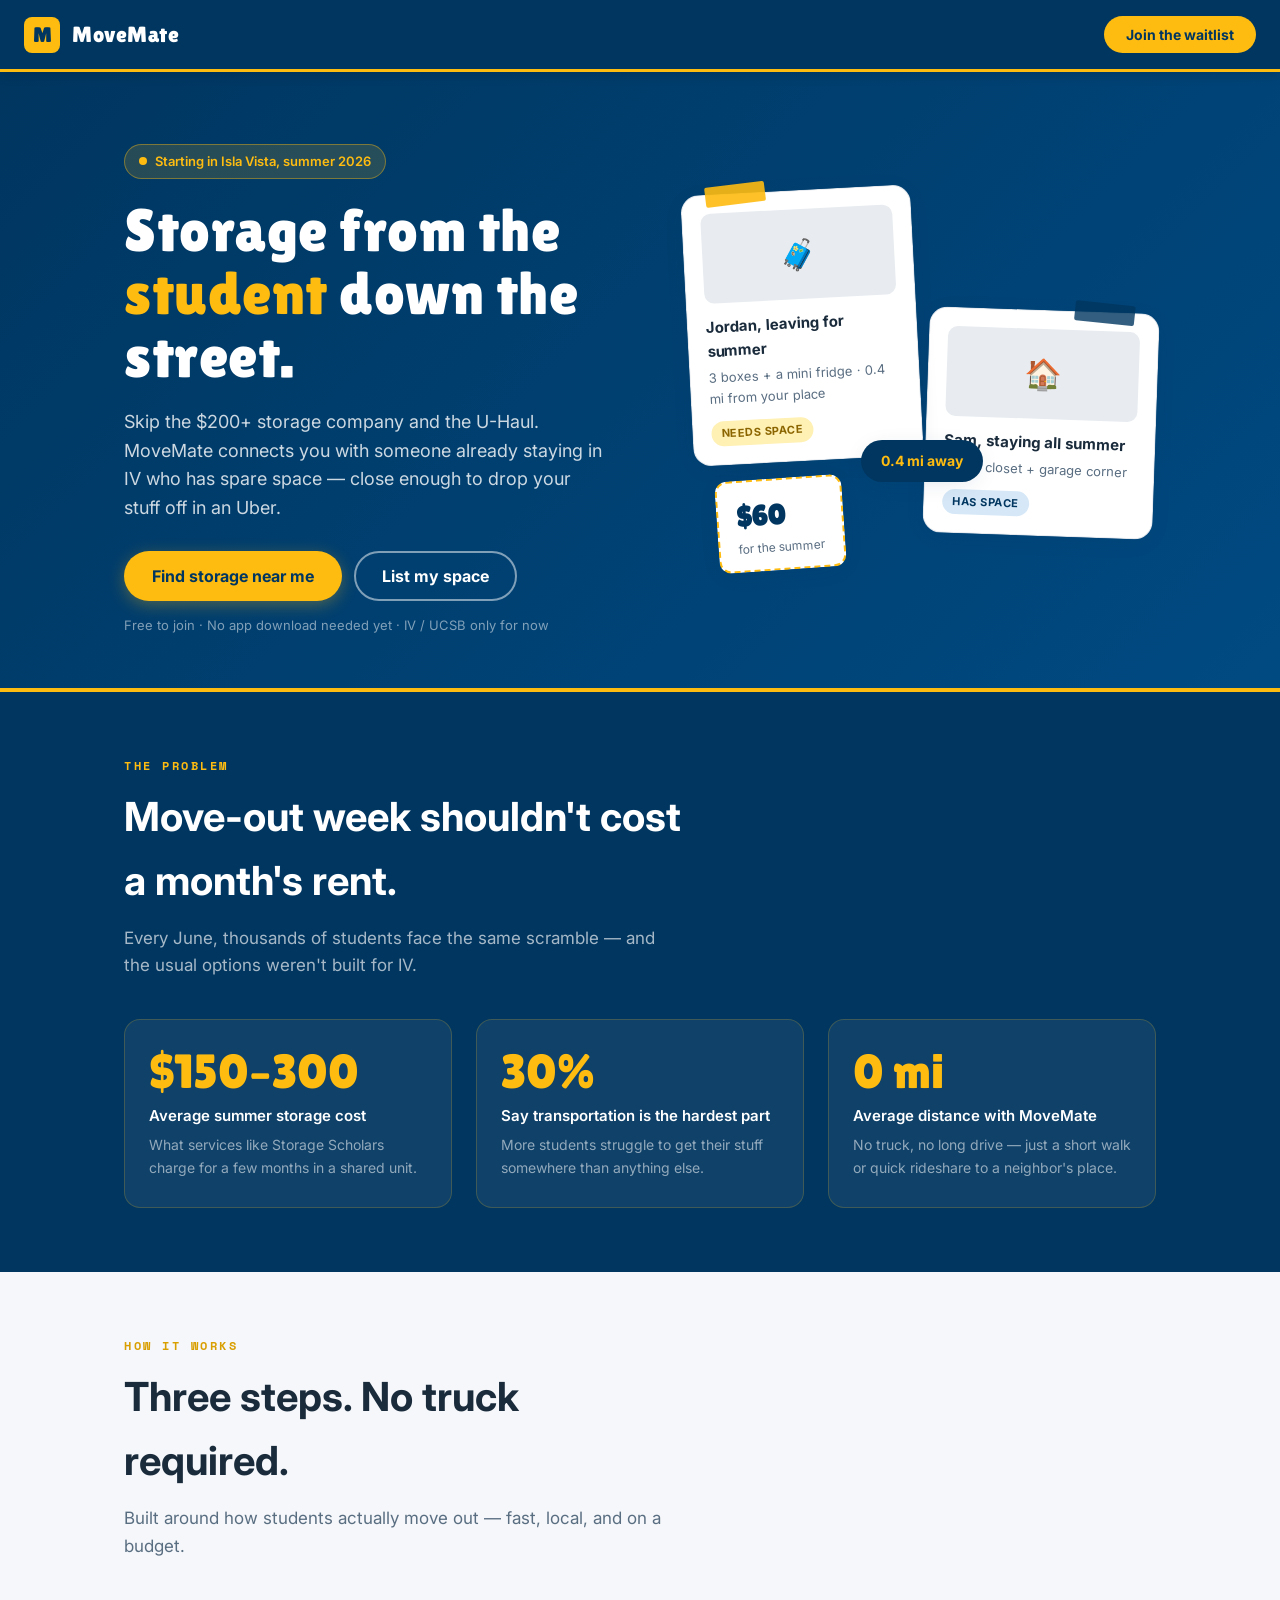
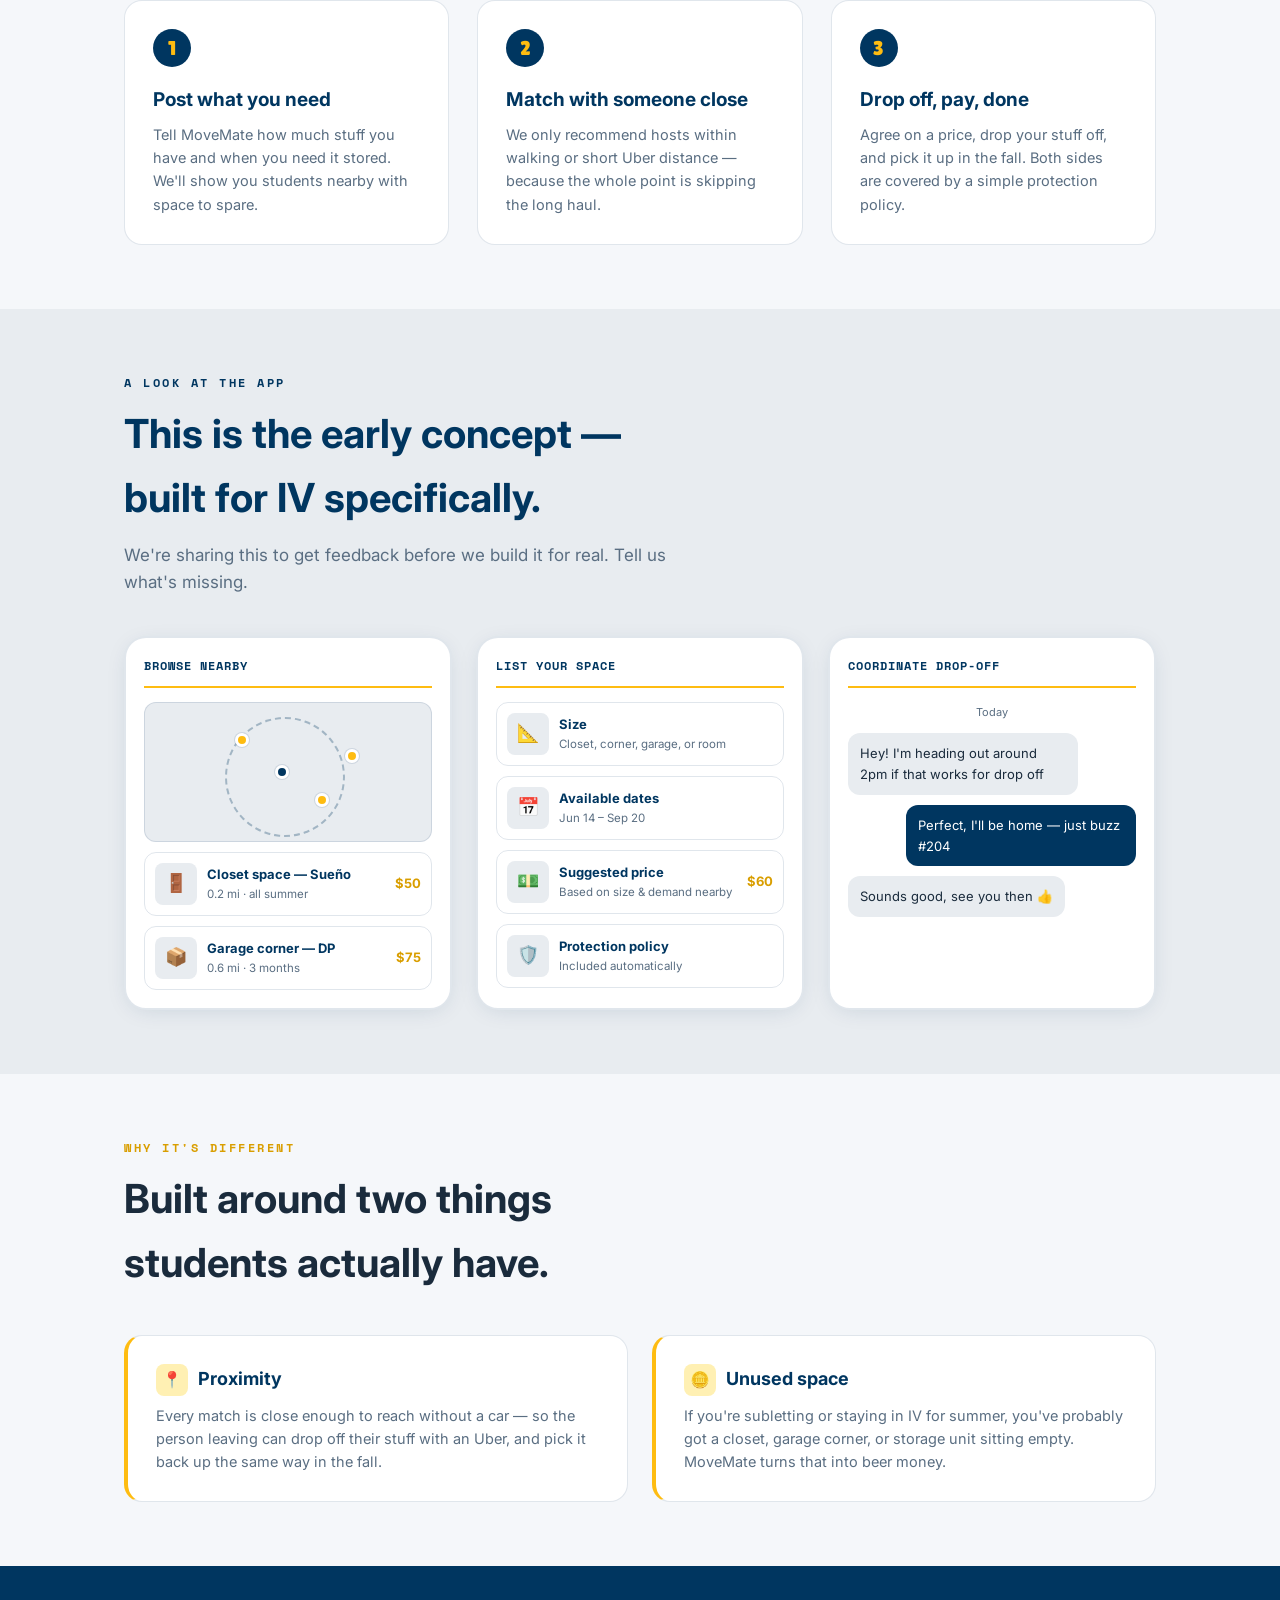
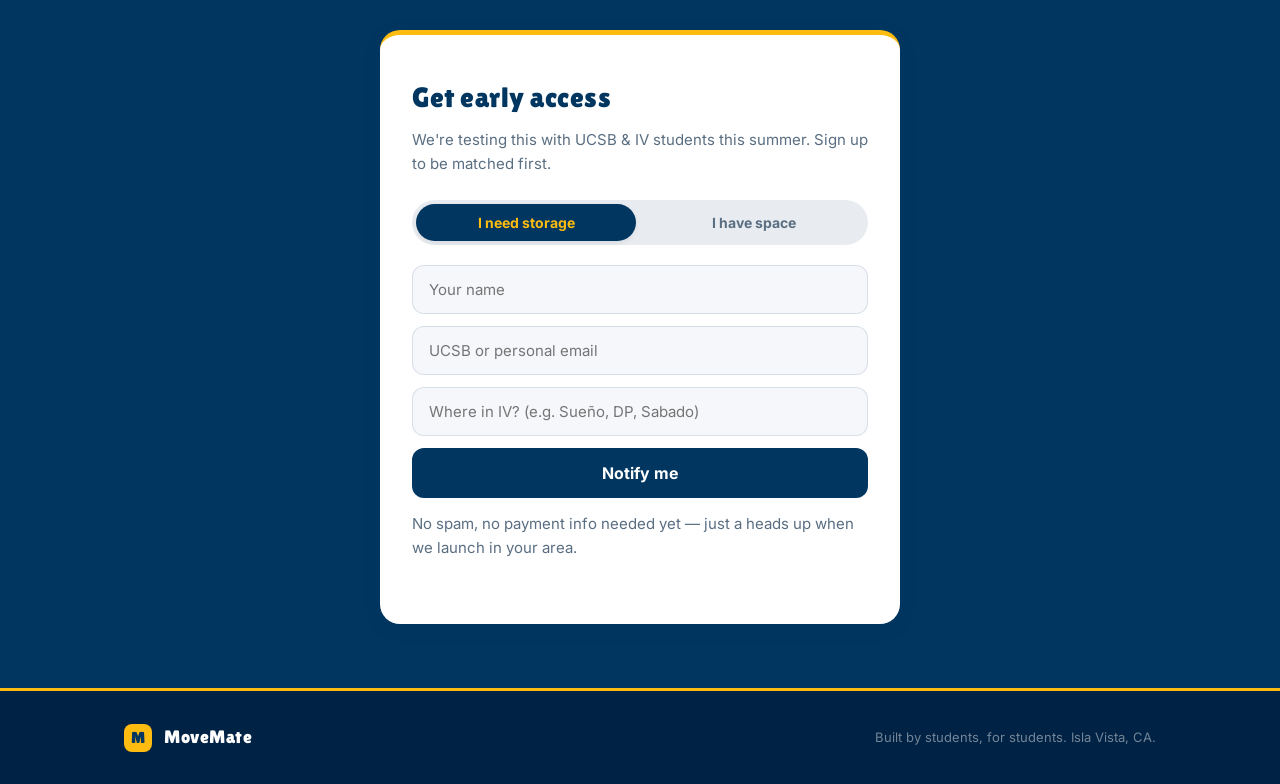
<file: index.html>
<!DOCTYPE html>
<html lang="en">
<head>
  <meta charset="UTF-8">
  <meta name="viewport" content="width=device-width, initial-scale=1.0">
  <title>MoveMate — Storage from the student down the street</title>
  <link rel="preconnect" href="https://fonts.googleapis.com">
  <link rel="preconnect" href="https://fonts.gstatic.com" crossorigin>
  <link href="https://fonts.googleapis.com/css2?family=Lilita+One&family=Inter:wght@400;500;600;700&family=Space+Mono:wght@400;700&display=swap" rel="stylesheet">
  <link rel="stylesheet" href="css/styles.css">
</head>
<body>

<header>
  <div class="nav">
    <div class="logo">
      <div class="logo-mark">M</div>
      <span class="display">MoveMate</span>
    </div>
    <button class="nav-cta" onclick="scrollToSignup()">Join the waitlist</button>
  </div>
</header>

<section class="hero">
  <div class="wrap hero-grid">
    <div>
      <div class="eyebrow"><span class="dot"></span> Starting in Isla Vista, summer 2026</div>
      <h1 class="display">Storage from the <span class="accent">student</span> down the street.</h1>
      <p class="lead">Skip the $200+ storage company and the U-Haul. MoveMate connects you with someone already staying in IV who has spare space — close enough to drop your stuff off in an Uber.</p>
      <div class="hero-actions">
        <button class="btn-primary" onclick="window.location.href='pages/storage-request.html'">Find storage near me</button>
        <button class="btn-secondary" onclick="setRole('host'); scrollToSignup()">List my space</button>
      </div>
      <p class="hero-note">Free to join · No app download needed yet · IV / UCSB only for now</p>
    </div>
    <div class="match-stage">
      <div class="match-card you">
        <div class="pin-tape"></div>
        <div class="card-photo">🧳</div>
        <div class="card-title">Jordan, leaving for summer</div>
        <div class="card-sub">3 boxes + a mini fridge · 0.4 mi from your place</div>
        <span class="card-tag tag-need">Needs space</span>
      </div>
      <div class="distance-line"></div>
      <div class="distance-badge">0.4 mi away</div>
      <div class="match-card host">
        <div class="pin-tape"></div>
        <div class="card-photo">🏠</div>
        <div class="card-title">Sam, staying all summer</div>
        <div class="card-sub">Empty closet + garage corner</div>
        <span class="card-tag tag-have">Has space</span>
      </div>
      <div class="price-tag">
        <div class="amt">$60</div>
        <div class="per">for the summer</div>
      </div>
    </div>
  </div>
</section>

<section class="stats-section">
  <div class="wrap">
    <div class="section-head">
      <div class="label">The problem</div>
      <h2>Move-out week shouldn't cost a month's rent.</h2>
      <p>Every June, thousands of students face the same scramble — and the usual options weren't built for IV.</p>
    </div>
    <div class="stats-grid">
      <div class="stat-card">
        <div class="stat-num">$150–300</div>
        <div class="stat-label">Average summer storage cost</div>
        <div class="stat-desc">What services like Storage Scholars charge for a few months in a shared unit.</div>
      </div>
      <div class="stat-card">
        <div class="stat-num">30%</div>
        <div class="stat-label">Say transportation is the hardest part</div>
        <div class="stat-desc">More students struggle to get their stuff somewhere than anything else.</div>
      </div>
      <div class="stat-card">
        <div class="stat-num">0 mi</div>
        <div class="stat-label">Average distance with MoveMate</div>
        <div class="stat-desc">No truck, no long drive — just a short walk or quick rideshare to a neighbor's place.</div>
      </div>
    </div>
  </div>
</section>

<section>
  <div class="wrap">
    <div class="section-head">
      <div class="label">How it works</div>
      <h2>Three steps. No truck required.</h2>
      <p>Built around how students actually move out — fast, local, and on a budget.</p>
    </div>
    <div class="how-grid">
      <div class="how-card">
        <div class="how-num">1</div>
        <h3>Post what you need</h3>
        <p>Tell MoveMate how much stuff you have and when you need it stored. We'll show you students nearby with space to spare.</p>
      </div>
      <div class="how-card">
        <div class="how-num">2</div>
        <h3>Match with someone close</h3>
        <p>We only recommend hosts within walking or short Uber distance — because the whole point is skipping the long haul.</p>
      </div>
      <div class="how-card">
        <div class="how-num">3</div>
        <h3>Drop off, pay, done</h3>
        <p>Agree on a price, drop your stuff off, and pick it up in the fall. Both sides are covered by a simple protection policy.</p>
      </div>
    </div>
  </div>
</section>

<section class="preview-section">
  <div class="wrap">
    <div class="section-head">
      <div class="label">A look at the app</div>
      <h2>This is the early concept — built for IV specifically.</h2>
      <p>We're sharing this to get feedback before we build it for real. Tell us what's missing.</p>
    </div>
    <div class="phones">
      <div class="phone">
        <div class="phone-head">Browse nearby</div>
        <div class="phone-screen">
          <div class="map-mock">
            <div class="radius"></div>
            <div class="pin me"></div>
            <div class="pin a"></div>
            <div class="pin b"></div>
            <div class="pin c"></div>
          </div>
          <div class="phone-listing">
            <div class="thumb">🚪</div>
            <div class="meta"><div class="t">Closet space — Sueño</div><div class="s">0.2 mi · all summer</div></div>
            <div class="px">$50</div>
          </div>
          <div class="phone-listing">
            <div class="thumb">📦</div>
            <div class="meta"><div class="t">Garage corner — DP</div><div class="s">0.6 mi · 3 months</div></div>
            <div class="px">$75</div>
          </div>
        </div>
      </div>
      <div class="phone">
        <div class="phone-head">List your space</div>
        <div class="phone-screen">
          <div class="phone-listing">
            <div class="thumb">📐</div>
            <div class="meta"><div class="t">Size</div><div class="s">Closet, corner, garage, or room</div></div>
          </div>
          <div class="phone-listing">
            <div class="thumb">📅</div>
            <div class="meta"><div class="t">Available dates</div><div class="s">Jun 14 – Sep 20</div></div>
          </div>
          <div class="phone-listing">
            <div class="thumb">💵</div>
            <div class="meta"><div class="t">Suggested price</div><div class="s">Based on size &amp; demand nearby</div></div>
            <div class="px">$60</div>
          </div>
          <div class="phone-listing">
            <div class="thumb">🛡️</div>
            <div class="meta"><div class="t">Protection policy</div><div class="s">Included automatically</div></div>
          </div>
        </div>
      </div>
      <div class="phone">
        <div class="phone-head">Coordinate drop-off</div>
        <div class="phone-screen">
          <div class="chat-time" style="text-align:center;">Today</div>
          <div class="chat-bubble them">Hey! I'm heading out around 2pm if that works for drop off</div>
          <div class="chat-bubble me">Perfect, I'll be home — just buzz #204</div>
          <div class="chat-bubble them">Sounds good, see you then 👍</div>
        </div>
      </div>
    </div>
  </div>
</section>

<section>
  <div class="wrap">
    <div class="section-head">
      <div class="label">Why it's different</div>
      <h2>Built around two things students actually have.</h2>
    </div>
    <div class="trust-grid">
      <div class="trust-card">
        <h3><span class="trust-icon">📍</span> Proximity</h3>
        <p>Every match is close enough to reach without a car — so the person leaving can drop off their stuff with an Uber, and pick it back up the same way in the fall.</p>
      </div>
      <div class="trust-card">
        <h3><span class="trust-icon">🪙</span> Unused space</h3>
        <p>If you're subletting or staying in IV for summer, you've probably got a closet, garage corner, or storage unit sitting empty. MoveMate turns that into beer money.</p>
      </div>
    </div>
  </div>
</section>

<section class="signup-section" id="signup">
  <div class="wrap">
    <div class="signup-card">
      <div class="pin-tape-top"></div>
      <div id="form-step">
        <h2 class="display">Get early access</h2>
        <p>We're testing this with UCSB &amp; IV students this summer. Sign up to be matched first.</p>
        <div class="role-toggle">
          <button class="role-btn active" id="role-need" onclick="setRole('need')">I need storage</button>
          <button class="role-btn" id="role-host" onclick="setRole('host')">I have space</button>
        </div>
        <form class="signup-form" onsubmit="submitForm(event)">
          <input type="text" name="name" placeholder="Your name" required>
          <input type="email" name="email" placeholder="UCSB or personal email" required>
          <input type="text" name="location" placeholder="Where in IV? (e.g. Sueño, DP, Sabado)" required>
          <button type="submit">Notify me</button>
        </form>
        <p class="form-note">No spam, no payment info needed yet — just a heads up when we launch in your area.</p>
      </div>
      <div class="form-success" id="form-success">
        <div class="check">✓</div>
        <h2 class="display">You're on the list!</h2>
        <p>We'll reach out as soon as MoveMate is ready in your part of IV. Thanks for helping shape it early.</p>
      </div>
    </div>
  </div>
</section>

<footer>
  <div class="wrap footer-row">
    <div class="logo">
      <div class="logo-mark" style="width:28px;height:28px;font-size:15px;">M</div>
      <span class="display">MoveMate</span>
    </div>
    <div class="foot-note">Built by students, for students. Isla Vista, CA.</div>
  </div>
</footer>

<script src="js/main.js"></script>

</body>
</html>
</file>
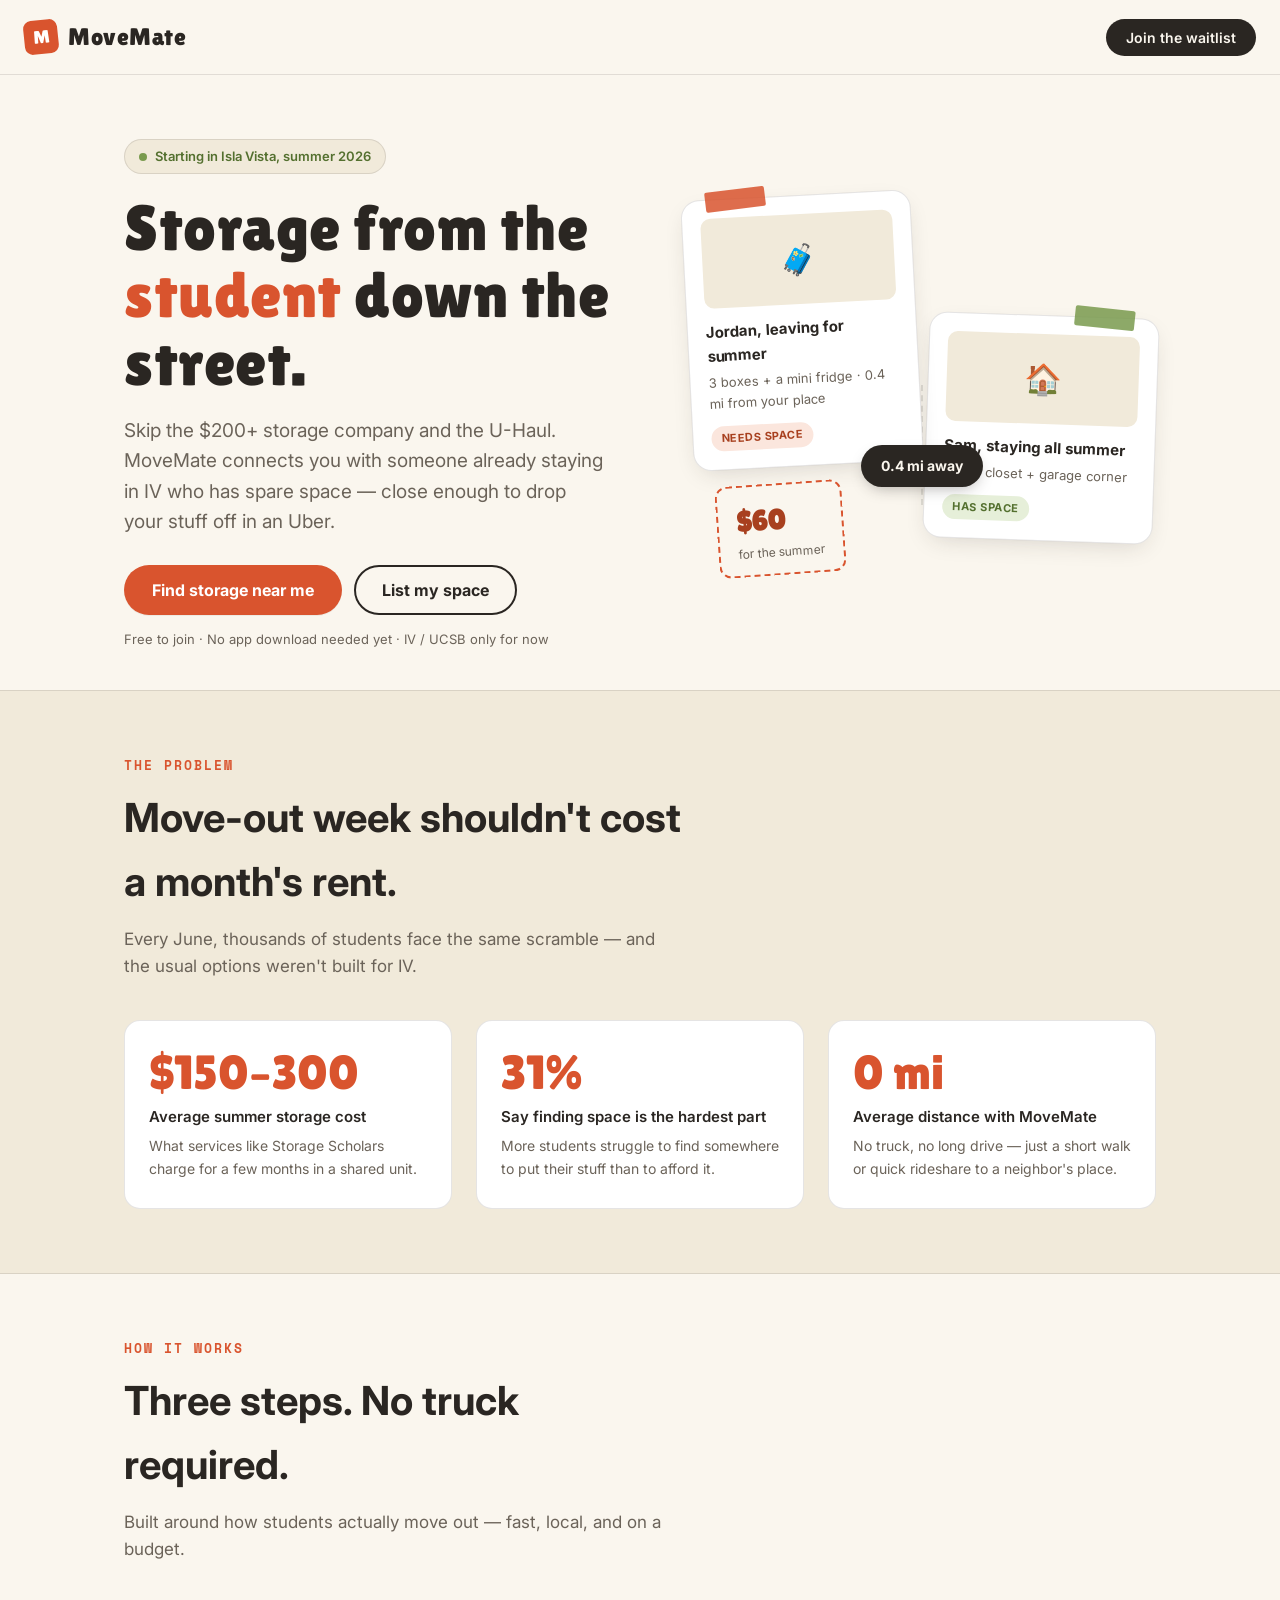
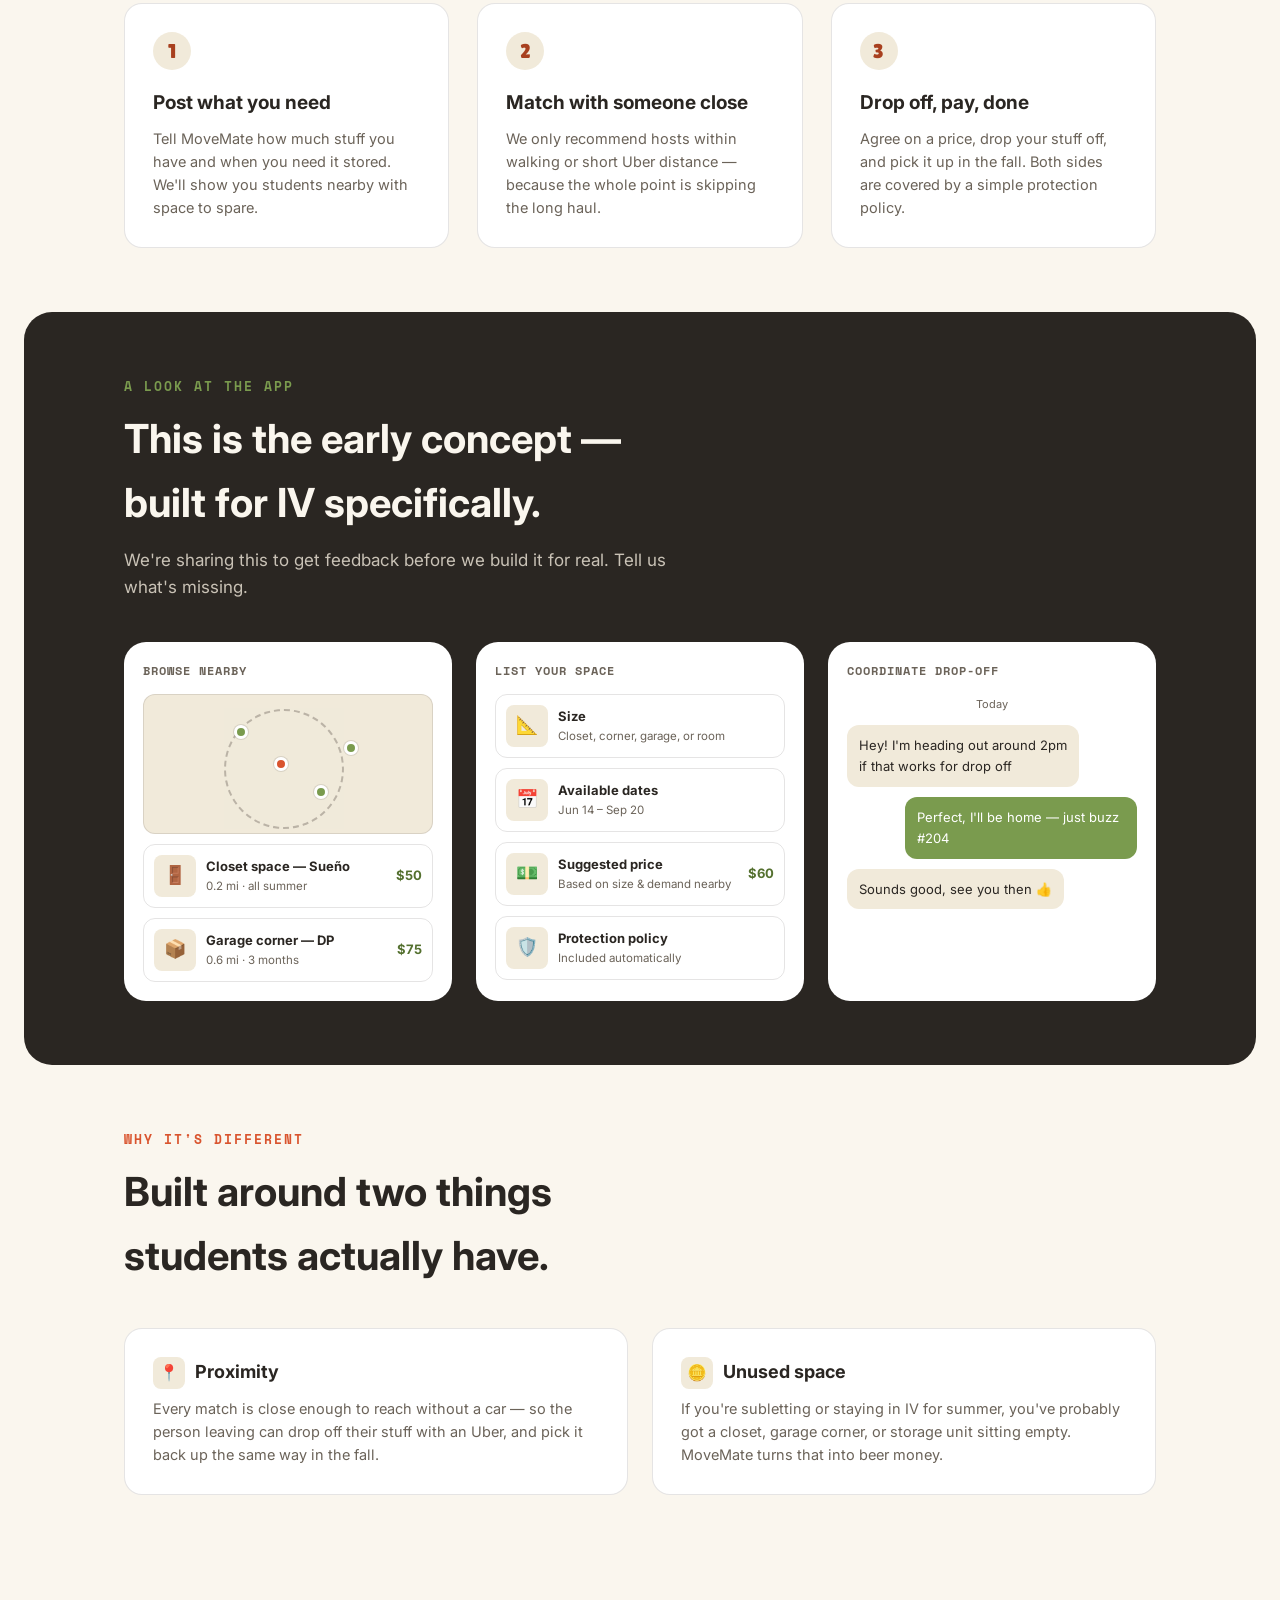
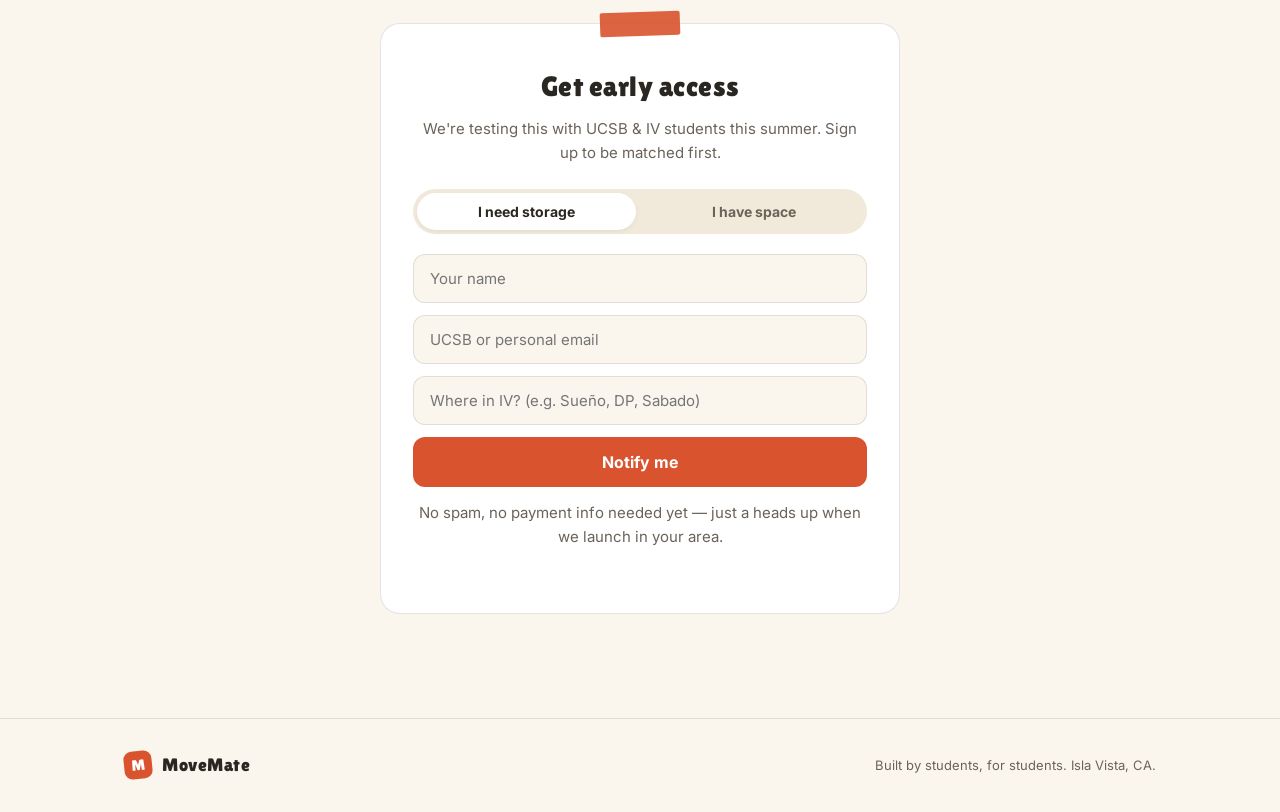
<file: movemate.html>
<!DOCTYPE html>
<html lang="en">
<head>
<meta charset="UTF-8">
<meta name="viewport" content="width=device-width, initial-scale=1.0">
<title>MoveMate — Storage from the student down the street</title>
<link rel="preconnect" href="https://fonts.googleapis.com">
<link rel="preconnect" href="https://fonts.gstatic.com" crossorigin>
<link href="https://fonts.googleapis.com/css2?family=Lilita+One&family=Inter:wght@400;500;600;700&family=Space+Mono:wght@400;700&display=swap" rel="stylesheet">
<style>
  :root{
    --cream:#FAF6EE;
    --cream-2:#F1EADA;
    --ink:#2A2622;
    --ink-soft:#6B6359;
    --tape:#D9542E;
    --tape-dark:#A8401F;
    --sage:#7A9B4E;
    --sage-dark:#54702F;
    --line: rgba(42,38,34,0.12);
    --paper-shadow: 0 1px 0 rgba(42,38,34,0.06);
  }
  *{margin:0;padding:0;box-sizing:border-box;}
  html{scroll-behavior:smooth;}
  body{
    font-family:'Inter',sans-serif;
    background:var(--cream);
    color:var(--ink);
    line-height:1.6;
    -webkit-font-smoothing:antialiased;
  }
  .display{font-family:'Lilita One',sans-serif; font-weight:400; letter-spacing:0.5px;}
  .mono{font-family:'Space Mono',monospace;}

  .wrap{max-width:1080px; margin:0 auto; padding:0 24px;}

  /* ---------- NAV ---------- */
  header{
    position:sticky; top:0; z-index:50;
    background:var(--cream);
    border-bottom:1px solid var(--line);
  }
  .nav{display:flex; align-items:center; justify-content:space-between; padding:18px 24px;}
  .logo{display:flex; align-items:center; gap:10px; font-size:24px;}
  .logo-mark{
    width:34px; height:34px; background:var(--tape); border-radius:8px;
    display:flex; align-items:center; justify-content:center; color:#fff;
    transform:rotate(-6deg);
    font-family:'Lilita One',sans-serif; font-size:18px;
  }
  .nav-cta{
    background:var(--ink); color:var(--cream); border:none;
    padding:10px 20px; border-radius:999px; font-weight:600; font-size:14px;
    cursor:pointer; font-family:'Inter',sans-serif;
    transition:transform .15s ease;
  }
  .nav-cta:hover{transform:translateY(-1px);}

  /* ---------- HERO ---------- */
  .hero{
    padding:64px 0 40px;
    position:relative;
    overflow:hidden;
  }
  .hero-grid{
    display:grid; grid-template-columns:1.1fr 1fr; gap:48px; align-items:center;
  }
  .eyebrow{
    display:inline-flex; align-items:center; gap:8px;
    background:var(--cream-2); border:1px solid var(--line);
    border-radius:999px; padding:6px 14px; font-size:13px; font-weight:600;
    color:var(--sage-dark); margin-bottom:20px;
  }
  .eyebrow .dot{width:8px; height:8px; border-radius:50%; background:var(--sage);}
  h1{
    font-size:clamp(40px, 6vw, 64px);
    line-height:1.05;
    margin-bottom:20px;
  }
  h1 .accent{color:var(--tape);}
  .hero p.lead{
    font-size:19px; color:var(--ink-soft); max-width:480px; margin-bottom:28px;
  }
  .hero-actions{display:flex; flex-wrap:wrap; gap:12px; margin-bottom:14px;}
  .btn-primary{
    background:var(--tape); color:#fff; border:none;
    padding:15px 28px; border-radius:999px; font-weight:700; font-size:16px;
    cursor:pointer; box-shadow:var(--paper-shadow);
    transition:transform .15s ease, background .15s ease;
    font-family:'Inter',sans-serif;
  }
  .btn-primary:hover{transform:translateY(-2px); background:var(--tape-dark);}
  .btn-secondary{
    background:transparent; color:var(--ink); border:2px solid var(--ink);
    padding:13px 26px; border-radius:999px; font-weight:700; font-size:16px;
    cursor:pointer; font-family:'Inter',sans-serif;
    transition:background .15s ease;
  }
  .btn-secondary:hover{background:var(--cream-2);}
  .hero-note{font-size:13px; color:var(--ink-soft);}

  /* ---------- HERO VISUAL: matching cards ---------- */
  .match-stage{
    position:relative; height:420px;
  }
  .match-card{
    position:absolute; width:230px; background:#fff; border-radius:18px;
    border:1px solid var(--line); padding:18px;
    box-shadow:0 8px 24px -8px rgba(42,38,34,0.18);
  }
  .match-card.you{ top:10px; left:0; transform:rotate(-3deg); z-index:2;}
  .match-card.host{ top:130px; right:0; transform:rotate(2deg); z-index:1;}
  .pin-tape{
    position:absolute; top:-10px; left:24px; width:60px; height:20px;
    background:rgba(217,84,46,0.85); transform:rotate(-4deg);
    border-radius:2px;
  }
  .match-card.host .pin-tape{background:rgba(122,155,78,0.85); left:auto; right:24px; transform:rotate(4deg);}
  .card-photo{
    width:100%; height:90px; border-radius:10px; margin-bottom:12px;
    background:var(--cream-2);
    display:flex; align-items:center; justify-content:center; font-size:30px;
  }
  .card-title{font-weight:700; font-size:15px; margin-bottom:4px;}
  .card-sub{font-size:13px; color:var(--ink-soft); margin-bottom:10px;}
  .card-tag{
    display:inline-block; font-size:11px; font-weight:700; letter-spacing:0.5px;
    padding:4px 10px; border-radius:999px; text-transform:uppercase;
  }
  .tag-need{background:#FBE6DD; color:var(--tape-dark);}
  .tag-have{background:#E6EFD9; color:var(--sage-dark);}

  .distance-badge{
    position:absolute; top:260px; left:50%; transform:translate(-50%,0);
    background:var(--ink); color:var(--cream); border-radius:999px;
    padding:10px 20px; font-size:14px; font-weight:700;
    display:flex; align-items:center; gap:8px; z-index:3;
    box-shadow:0 6px 16px -6px rgba(42,38,34,0.4);
  }
  .distance-line{
    position:absolute; top:200px; left:50%; width:1px; height:120px;
    border-left:2px dashed var(--line); transform:translateX(-50%);
  }
  .price-tag{
    position:absolute; bottom:30px; left:30px;
    background:var(--cream); border:2px dashed var(--tape);
    border-radius:12px; padding:12px 18px; transform:rotate(-4deg);
    z-index:3;
  }
  .price-tag .amt{font-size:28px; font-weight:700; color:var(--tape-dark); font-family:'Lilita One',sans-serif;}
  .price-tag .per{font-size:12px; color:var(--ink-soft);}

  /* ---------- SECTION HEADINGS ---------- */
  section{padding:64px 0;}
  .section-head{max-width:560px; margin-bottom:40px;}
  .section-head .label{
    font-size:13px; font-weight:700; letter-spacing:2px; text-transform:uppercase;
    color:var(--tape); margin-bottom:10px; font-family:'Space Mono',monospace;
  }
  h2{font-size:clamp(28px,4vw,40px); margin-bottom:12px;}
  .section-head p{color:var(--ink-soft); font-size:17px;}

  /* ---------- PROBLEM STATS ---------- */
  .stats-section{background:var(--cream-2); border-top:1px solid var(--line); border-bottom:1px solid var(--line);}
  .stats-grid{display:grid; grid-template-columns:repeat(3,1fr); gap:24px;}
  .stat-card{
    background:#fff; border-radius:16px; border:1px solid var(--line);
    padding:28px 24px;
  }
  .stat-num{font-family:'Lilita One',sans-serif; font-size:48px; color:var(--tape); line-height:1;}
  .stat-label{font-size:15px; font-weight:600; margin-top:8px;}
  .stat-desc{font-size:14px; color:var(--ink-soft); margin-top:6px;}

  /* ---------- HOW IT WORKS ---------- */
  .how-grid{display:grid; grid-template-columns:repeat(3,1fr); gap:28px;}
  .how-card{
    border:1px solid var(--line); border-radius:18px; padding:28px;
    background:#fff;
    position:relative;
  }
  .how-num{
    font-family:'Lilita One',sans-serif; font-size:20px;
    width:38px; height:38px; border-radius:50%;
    background:var(--cream-2); display:flex; align-items:center; justify-content:center;
    margin-bottom:18px; color:var(--tape-dark);
  }
  .how-card h3{font-size:19px; margin-bottom:8px;}
  .how-card p{font-size:14.5px; color:var(--ink-soft);}

  /* ---------- APP PREVIEW ---------- */
  .preview-section{background:var(--ink); color:var(--cream); border-radius:28px; margin:0 24px; padding:64px 0;}
  .preview-section .wrap{max-width:1080px;}
  .preview-section .section-head .label{color:var(--sage);}
  .preview-section h2{color:var(--cream);}
  .preview-section .section-head p{color:#C9C2B6;}
  .phones{display:grid; grid-template-columns:repeat(3,1fr); gap:24px; margin-top:8px;}
  .phone{
    background:#fff; color:var(--ink); border-radius:22px; padding:18px;
    border:1px solid rgba(255,255,255,0.08);
  }
  .phone-head{font-size:12px; font-weight:700; color:var(--ink-soft); text-transform:uppercase; letter-spacing:1px; margin-bottom:14px; font-family:'Space Mono',monospace;}
  .phone-screen{display:flex; flex-direction:column; gap:10px;}
  .phone-listing{
    display:flex; gap:10px; align-items:center; border:1px solid var(--line);
    border-radius:12px; padding:10px;
  }
  .phone-listing .thumb{width:42px; height:42px; border-radius:8px; background:var(--cream-2); display:flex; align-items:center; justify-content:center; font-size:18px; flex-shrink:0;}
  .phone-listing .meta{flex:1;}
  .phone-listing .meta .t{font-size:13px; font-weight:700;}
  .phone-listing .meta .s{font-size:11.5px; color:var(--ink-soft);}
  .phone-listing .px{font-size:13px; font-weight:700; color:var(--sage-dark);}
  .map-mock{
    height:140px; background:var(--cream-2); border-radius:12px; position:relative; overflow:hidden;
    border:1px solid var(--line);
  }
  .map-mock .pin{
    position:absolute; width:14px; height:14px; border-radius:50%;
    border:3px solid #fff; box-shadow:0 0 0 1px var(--line);
  }
  .map-mock .pin.me{background:var(--tape); top:62px; left:130px;}
  .map-mock .pin.a{background:var(--sage); top:30px; left:90px;}
  .map-mock .pin.b{background:var(--sage); top:90px; left:170px;}
  .map-mock .pin.c{background:var(--sage); top:46px; left:200px;}
  .map-mock .radius{
    position:absolute; width:120px; height:120px; border:2px dashed var(--ink-soft);
    border-radius:50%; top:14px; left:80px; opacity:0.4;
  }
  .chat-bubble{
    border-radius:12px; padding:10px 12px; font-size:13px; max-width:80%;
  }
  .chat-bubble.them{background:var(--cream-2); align-self:flex-start;}
  .chat-bubble.me{background:var(--sage); color:#fff; align-self:flex-end;}
  .chat-time{font-size:11px; color:var(--ink-soft); margin:2px 0;}

  /* ---------- TESTIMONIAL / TRUST ---------- */
  .trust-grid{display:grid; grid-template-columns:repeat(2,1fr); gap:24px;}
  .trust-card{border:1px solid var(--line); border-radius:18px; padding:28px; background:#fff;}
  .trust-card h3{font-size:18px; margin-bottom:8px; display:flex; align-items:center; gap:10px;}
  .trust-icon{
    width:32px; height:32px; border-radius:8px; background:var(--cream-2);
    display:flex; align-items:center; justify-content:center; font-size:16px;
  }
  .trust-card p{font-size:14.5px; color:var(--ink-soft);}

  /* ---------- SIGNUP / FORM ---------- */
  .signup-section{text-align:center;}
  .signup-card{
    max-width:520px; margin:0 auto; background:#fff; border:1px solid var(--line);
    border-radius:20px; padding:40px 32px; position:relative;
  }
  .signup-card .pin-tape-top{
    position:absolute; top:-12px; left:50%; transform:translateX(-50%) rotate(-2deg);
    width:80px; height:24px; background:var(--tape); border-radius:2px; opacity:0.9;
  }
  .signup-card h2{font-size:28px; margin-bottom:8px;}
  .signup-card p{color:var(--ink-soft); font-size:15px; margin-bottom:24px;}
  .role-toggle{
    display:flex; gap:8px; background:var(--cream-2); border-radius:999px; padding:4px; margin-bottom:20px;
  }
  .role-btn{
    flex:1; border:none; background:transparent; padding:10px 16px; border-radius:999px;
    font-weight:700; font-size:14px; cursor:pointer; font-family:'Inter',sans-serif;
    color:var(--ink-soft); transition:all .15s ease;
  }
  .role-btn.active{background:#fff; color:var(--ink); box-shadow:0 2px 8px -4px rgba(0,0,0,0.15);}
  .signup-form{display:flex; flex-direction:column; gap:12px;}
  .signup-form input{
    width:100%; padding:14px 16px; border-radius:12px; border:1px solid var(--line);
    font-size:15px; font-family:'Inter',sans-serif; background:var(--cream);
  }
  .signup-form input:focus{outline:2px solid var(--tape); outline-offset:1px;}
  .signup-form button{
    background:var(--tape); color:#fff; border:none; padding:15px; border-radius:12px;
    font-weight:700; font-size:16px; cursor:pointer; font-family:'Inter',sans-serif;
    transition:background .15s ease;
  }
  .signup-form button:hover{background:var(--tape-dark);}
  .form-note{font-size:12.5px; color:var(--ink-soft); margin-top:14px;}
  .form-success{display:none; text-align:center; padding:20px 0;}
  .form-success.show{display:block;}
  .form-success .check{
    width:56px; height:56px; border-radius:50%; background:var(--cream-2);
    display:flex; align-items:center; justify-content:center; font-size:28px;
    margin:0 auto 16px; color:var(--sage-dark);
  }

  /* ---------- FOOTER ---------- */
  footer{border-top:1px solid var(--line); padding:32px 0; margin-top:40px;}
  .footer-row{display:flex; justify-content:space-between; align-items:center; flex-wrap:wrap; gap:16px;}
  footer .logo{font-size:18px;}
  footer .foot-note{font-size:13px; color:var(--ink-soft);}

  @media (max-width:840px){
    .hero-grid{grid-template-columns:1fr;}
    .match-stage{height:340px;}
    .match-card{width:200px;}
    .match-card.you{left:0;}
    .match-card.host{right:0;}
    .stats-grid, .how-grid, .phones, .trust-grid{grid-template-columns:1fr;}
    .preview-section{margin:0 16px; border-radius:20px; padding:48px 0;}
  }
</style>
</head>
<body>

<header>
  <div class="nav">
    <div class="logo">
      <div class="logo-mark">M</div>
      <span class="display">MoveMate</span>
    </div>
    <button class="nav-cta" onclick="document.getElementById('signup').scrollIntoView({behavior:'smooth'})">Join the waitlist</button>
  </div>
</header>

<section class="hero">
  <div class="wrap hero-grid">
    <div>
      <div class="eyebrow"><span class="dot"></span> Starting in Isla Vista, summer 2026</div>
      <h1 class="display">Storage from the <span class="accent">student</span> down the street.</h1>
      <p class="lead">Skip the $200+ storage company and the U-Haul. MoveMate connects you with someone already staying in IV who has spare space — close enough to drop your stuff off in an Uber.</p>
      <div class="hero-actions">
        <button class="btn-primary" onclick="document.getElementById('signup').scrollIntoView({behavior:'smooth'})">Find storage near me</button>
        <button class="btn-secondary" onclick="setRole('host'); document.getElementById('signup').scrollIntoView({behavior:'smooth'})">List my space</button>
      </div>
      <p class="hero-note">Free to join · No app download needed yet · IV / UCSB only for now</p>
    </div>
    <div class="match-stage">
      <div class="match-card you">
        <div class="pin-tape"></div>
        <div class="card-photo">🧳</div>
        <div class="card-title">Jordan, leaving for summer</div>
        <div class="card-sub">3 boxes + a mini fridge · 0.4 mi from your place</div>
        <span class="card-tag tag-need">Needs space</span>
      </div>
      <div class="distance-line"></div>
      <div class="distance-badge">0.4 mi away</div>
      <div class="match-card host">
        <div class="pin-tape"></div>
        <div class="card-photo">🏠</div>
        <div class="card-title">Sam, staying all summer</div>
        <div class="card-sub">Empty closet + garage corner</div>
        <span class="card-tag tag-have">Has space</span>
      </div>
      <div class="price-tag">
        <div class="amt">$60</div>
        <div class="per">for the summer</div>
      </div>
    </div>
  </div>
</section>

<section class="stats-section">
  <div class="wrap">
    <div class="section-head">
      <div class="label">The problem</div>
      <h2>Move-out week shouldn't cost a month's rent.</h2>
      <p>Every June, thousands of students face the same scramble — and the usual options weren't built for IV.</p>
    </div>
    <div class="stats-grid">
      <div class="stat-card">
        <div class="stat-num">$150–300</div>
        <div class="stat-label">Average summer storage cost</div>
        <div class="stat-desc">What services like Storage Scholars charge for a few months in a shared unit.</div>
      </div>
      <div class="stat-card">
        <div class="stat-num">31%</div>
        <div class="stat-label">Say finding space is the hardest part</div>
        <div class="stat-desc">More students struggle to find somewhere to put their stuff than to afford it.</div>
      </div>
      <div class="stat-card">
        <div class="stat-num">0 mi</div>
        <div class="stat-label">Average distance with MoveMate</div>
        <div class="stat-desc">No truck, no long drive — just a short walk or quick rideshare to a neighbor's place.</div>
      </div>
    </div>
  </div>
</section>

<section>
  <div class="wrap">
    <div class="section-head">
      <div class="label">How it works</div>
      <h2>Three steps. No truck required.</h2>
      <p>Built around how students actually move out — fast, local, and on a budget.</p>
    </div>
    <div class="how-grid">
      <div class="how-card">
        <div class="how-num">1</div>
        <h3>Post what you need</h3>
        <p>Tell MoveMate how much stuff you have and when you need it stored. We'll show you students nearby with space to spare.</p>
      </div>
      <div class="how-card">
        <div class="how-num">2</div>
        <h3>Match with someone close</h3>
        <p>We only recommend hosts within walking or short Uber distance — because the whole point is skipping the long haul.</p>
      </div>
      <div class="how-card">
        <div class="how-num">3</div>
        <h3>Drop off, pay, done</h3>
        <p>Agree on a price, drop your stuff off, and pick it up in the fall. Both sides are covered by a simple protection policy.</p>
      </div>
    </div>
  </div>
</section>

<section class="preview-section">
  <div class="wrap">
    <div class="section-head">
      <div class="label">A look at the app</div>
      <h2>This is the early concept — built for IV specifically.</h2>
      <p>We're sharing this to get feedback before we build it for real. Tell us what's missing.</p>
    </div>
    <div class="phones">
      <div class="phone">
        <div class="phone-head">Browse nearby</div>
        <div class="phone-screen">
          <div class="map-mock">
            <div class="radius"></div>
            <div class="pin me"></div>
            <div class="pin a"></div>
            <div class="pin b"></div>
            <div class="pin c"></div>
          </div>
          <div class="phone-listing">
            <div class="thumb">🚪</div>
            <div class="meta"><div class="t">Closet space — Sueño</div><div class="s">0.2 mi · all summer</div></div>
            <div class="px">$50</div>
          </div>
          <div class="phone-listing">
            <div class="thumb">📦</div>
            <div class="meta"><div class="t">Garage corner — DP</div><div class="s">0.6 mi · 3 months</div></div>
            <div class="px">$75</div>
          </div>
        </div>
      </div>
      <div class="phone">
        <div class="phone-head">List your space</div>
        <div class="phone-screen">
          <div class="phone-listing">
            <div class="thumb">📐</div>
            <div class="meta"><div class="t">Size</div><div class="s">Closet, corner, garage, or room</div></div>
          </div>
          <div class="phone-listing">
            <div class="thumb">📅</div>
            <div class="meta"><div class="t">Available dates</div><div class="s">Jun 14 – Sep 20</div></div>
          </div>
          <div class="phone-listing">
            <div class="thumb">💵</div>
            <div class="meta"><div class="t">Suggested price</div><div class="s">Based on size &amp; demand nearby</div></div>
            <div class="px">$60</div>
          </div>
          <div class="phone-listing">
            <div class="thumb">🛡️</div>
            <div class="meta"><div class="t">Protection policy</div><div class="s">Included automatically</div></div>
          </div>
        </div>
      </div>
      <div class="phone">
        <div class="phone-head">Coordinate drop-off</div>
        <div class="phone-screen">
          <div class="chat-time" style="text-align:center;">Today</div>
          <div class="chat-bubble them">Hey! I'm heading out around 2pm if that works for drop off</div>
          <div class="chat-bubble me">Perfect, I'll be home — just buzz #204</div>
          <div class="chat-bubble them">Sounds good, see you then 👍</div>
        </div>
      </div>
    </div>
  </div>
</section>

<section>
  <div class="wrap">
    <div class="section-head">
      <div class="label">Why it's different</div>
      <h2>Built around two things students actually have.</h2>
    </div>
    <div class="trust-grid">
      <div class="trust-card">
        <h3><span class="trust-icon">📍</span> Proximity</h3>
        <p>Every match is close enough to reach without a car — so the person leaving can drop off their stuff with an Uber, and pick it back up the same way in the fall.</p>
      </div>
      <div class="trust-card">
        <h3><span class="trust-icon">🪙</span> Unused space</h3>
        <p>If you're subletting or staying in IV for summer, you've probably got a closet, garage corner, or storage unit sitting empty. MoveMate turns that into beer money.</p>
      </div>
    </div>
  </div>
</section>

<section class="signup-section" id="signup">
  <div class="wrap">
    <div class="signup-card">
      <div class="pin-tape-top"></div>
      <div id="form-step">
        <h2 class="display">Get early access</h2>
        <p>We're testing this with UCSB &amp; IV students this summer. Sign up to be matched first.</p>
        <div class="role-toggle">
          <button class="role-btn active" id="role-need" onclick="setRole('need')">I need storage</button>
          <button class="role-btn" id="role-host" onclick="setRole('host')">I have space</button>
        </div>
        <form class="signup-form" onsubmit="submitForm(event)">
          <input type="text" placeholder="Your name" required>
          <input type="email" placeholder="UCSB or personal email" required>
          <input type="text" placeholder="Where in IV? (e.g. Sueño, DP, Sabado)" required>
          <button type="submit">Notify me</button>
        </form>
        <p class="form-note">No spam, no payment info needed yet — just a heads up when we launch in your area.</p>
      </div>
      <div class="form-success" id="form-success">
        <div class="check">✓</div>
        <h2 class="display">You're on the list!</h2>
        <p>We'll reach out as soon as MoveMate is ready in your part of IV. Thanks for helping shape it early.</p>
      </div>
    </div>
  </div>
</section>

<footer>
  <div class="wrap footer-row">
    <div class="logo"><div class="logo-mark" style="width:28px;height:28px;font-size:15px;">M</div><span class="display">MoveMate</span></div>
    <div class="foot-note">Built by students, for students. Isla Vista, CA.</div>
  </div>
</footer>

<script>
  function setRole(role){
    document.getElementById('role-need').classList.toggle('active', role==='need');
    document.getElementById('role-host').classList.toggle('active', role==='host');
  }
  function submitForm(e){
    e.preventDefault();
    document.getElementById('form-step').style.display = 'none';
    document.getElementById('form-success').classList.add('show');
  }
</script>

</body>
</html>
</file>
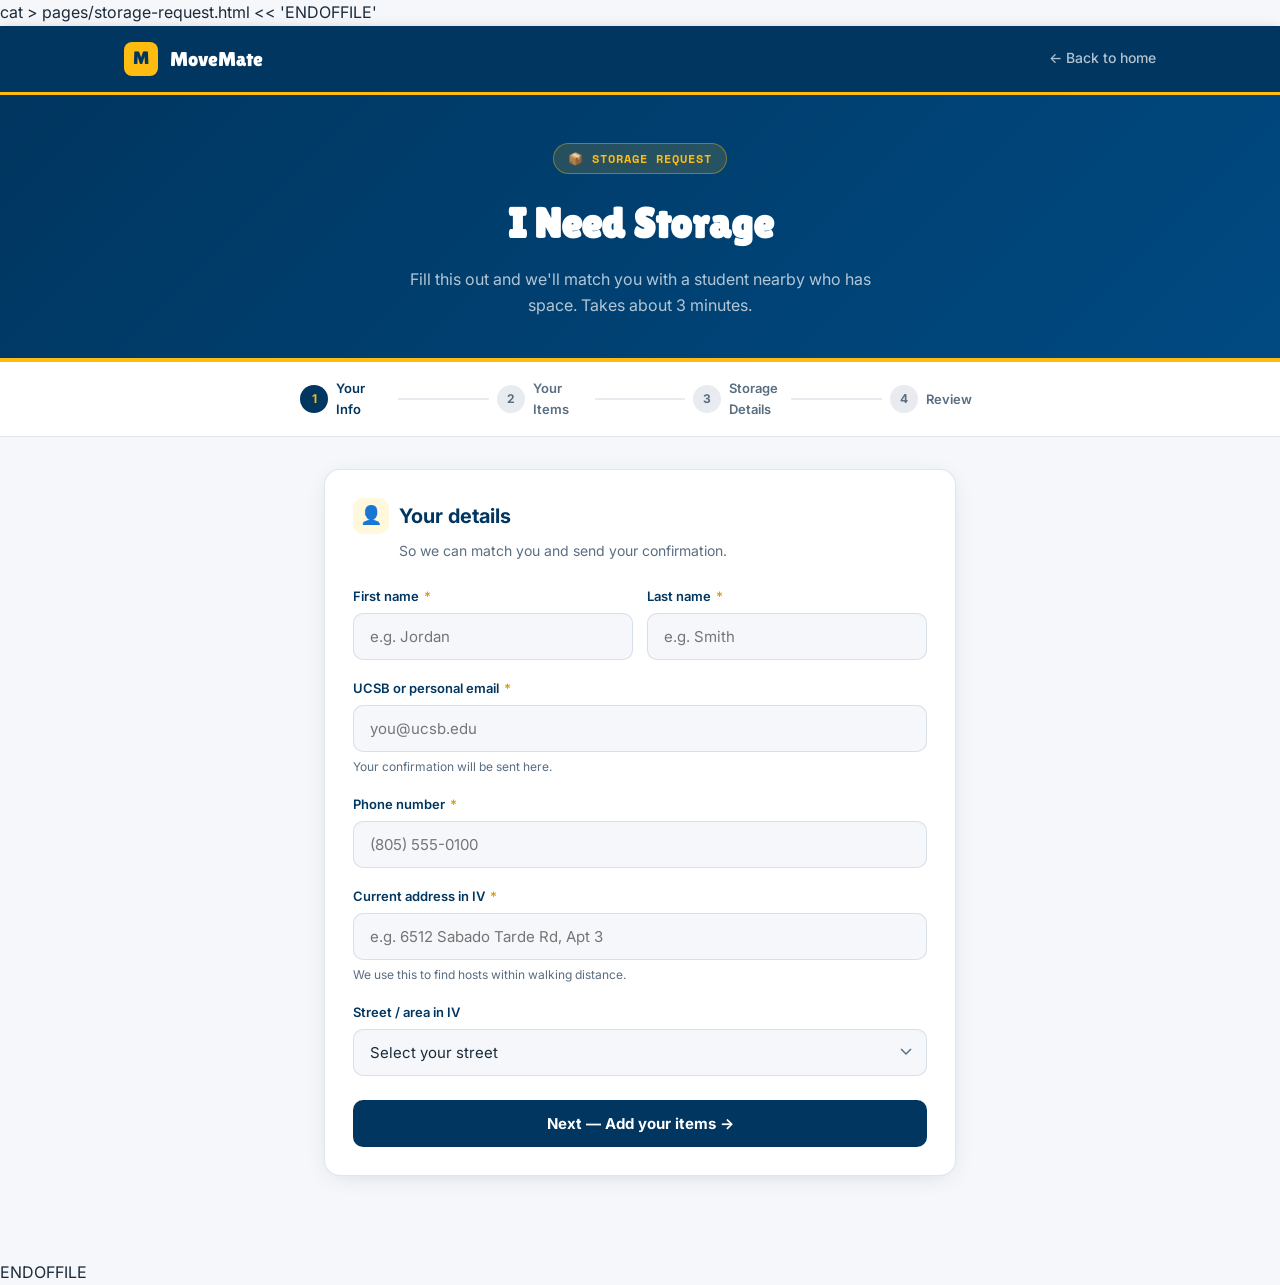
<file: pages/storage-request.html>
cat > pages/storage-request.html << 'ENDOFFILE'
<!DOCTYPE html>
<html lang="en">
<head>
  <meta charset="UTF-8">
  <meta name="viewport" content="width=device-width, initial-scale=1.0">
  <title>Request Storage — MoveMate</title>
  <link rel="preconnect" href="https://fonts.googleapis.com">
  <link rel="preconnect" href="https://fonts.gstatic.com" crossorigin>
  <link href="https://fonts.googleapis.com/css2?family=Lilita+One&family=Inter:wght@400;500;600;700&family=Space+Mono:wght@400;700&display=swap" rel="stylesheet">
  <style>
    :root {
      --navy: #003660; --navy-dark: #002244; --navy-soft: #004a82;
      --gold: #FEBC11; --gold-dark: #D99E00; --gold-light: #FFF8DC;
      --white: #FFFFFF; --off-white: #F5F7FA; --gray: #E8ECF0;
      --ink: #1A2B3C; --ink-soft: #5A6E82; --line: rgba(0,54,96,0.12);
      --shadow: 0 4px 24px -8px rgba(0,54,96,0.18);
    }
    * { margin: 0; padding: 0; box-sizing: border-box; }
    html { scroll-behavior: smooth; }
    body { font-family: 'Inter', sans-serif; background: var(--off-white); color: var(--ink); line-height: 1.6; -webkit-font-smoothing: antialiased; min-height: 100vh; }
    header { background: var(--navy); border-bottom: 3px solid var(--gold); box-shadow: 0 2px 12px rgba(0,0,0,0.15); }
    .nav { display: flex; align-items: center; justify-content: space-between; padding: 16px 24px; max-width: 1080px; margin: 0 auto; }
    .logo { display: flex; align-items: center; gap: 12px; font-size: 20px; color: var(--white); text-decoration: none; font-family: 'Lilita One', sans-serif; }
    .logo-mark { width: 34px; height: 34px; background: var(--gold); border-radius: 8px; display: flex; align-items: center; justify-content: center; color: var(--navy); font-family: 'Lilita One', sans-serif; font-size: 18px; }
    .back-btn { color: rgba(255,255,255,0.7); font-size: 14px; font-weight: 500; text-decoration: none; display: flex; align-items: center; gap: 6px; transition: color .15s; }
    .back-btn:hover { color: var(--gold); }
    .page-hero { background: linear-gradient(135deg, var(--navy) 0%, var(--navy-soft) 100%); padding: 48px 24px 40px; text-align: center; color: var(--white); border-bottom: 4px solid var(--gold); }
    .page-hero .badge { display: inline-flex; align-items: center; gap: 8px; background: rgba(254,188,17,0.15); border: 1px solid rgba(254,188,17,0.4); border-radius: 999px; padding: 5px 14px; font-size: 12px; font-weight: 600; color: var(--gold); margin-bottom: 16px; font-family: 'Space Mono', monospace; letter-spacing: 1px; text-transform: uppercase; }
    .page-hero h1 { font-family: 'Lilita One', sans-serif; font-size: clamp(28px,5vw,42px); margin-bottom: 10px; }
    .page-hero p { color: rgba(255,255,255,0.7); font-size: 16px; max-width: 480px; margin: 0 auto; }
    .progress-wrap { background: var(--white); border-bottom: 1px solid var(--line); padding: 16px 24px; }
    .progress-inner { max-width: 680px; margin: 0 auto; }
    .progress-steps { display: flex; align-items: center; }
    .step { display: flex; align-items: center; gap: 8px; flex: 1; font-size: 13px; font-weight: 600; color: var(--ink-soft); }
    .step.active { color: var(--navy); }
    .step.done { color: #1A7A4A; }
    .step-num { width: 28px; height: 28px; border-radius: 50%; background: var(--gray); display: flex; align-items: center; justify-content: center; font-size: 12px; font-weight: 700; flex-shrink: 0; color: var(--ink-soft); }
    .step.active .step-num { background: var(--navy); color: var(--gold); }
    .step.done .step-num { background: #1A7A4A; color: var(--white); }
    .step-line { flex: 1; height: 2px; background: var(--gray); margin: 0 8px; }
    .step-line.done { background: #1A7A4A; }
    .step-label { display: none; }
    @media (min-width: 480px) { .step-label { display: inline; } }
    .main { max-width: 680px; margin: 0 auto; padding: 32px 24px 64px; }
    .form-section { background: var(--white); border-radius: 16px; border: 1px solid var(--line); padding: 28px; margin-bottom: 20px; box-shadow: var(--shadow); display: none; }
    .form-section.active { display: block; }
    .form-section h2 { font-size: 20px; font-weight: 700; color: var(--navy); margin-bottom: 6px; display: flex; align-items: center; gap: 10px; }
    .form-section h2 .icon { width: 36px; height: 36px; border-radius: 10px; background: var(--gold-light); display: flex; align-items: center; justify-content: center; font-size: 18px; flex-shrink: 0; }
    .form-section .sub { color: var(--ink-soft); font-size: 14px; margin-bottom: 24px; padding-left: 46px; }
    .field { margin-bottom: 18px; }
    .field label { display: block; font-size: 13px; font-weight: 600; color: var(--navy); margin-bottom: 6px; }
    .field label .req { color: var(--gold-dark); margin-left: 2px; }
    .field input, .field select, .field textarea { width: 100%; padding: 13px 16px; border-radius: 10px; border: 1.5px solid var(--line); font-size: 15px; font-family: 'Inter', sans-serif; background: var(--off-white); color: var(--ink); transition: border-color .15s, box-shadow .15s; }
    .field input:focus, .field select:focus, .field textarea:focus { outline: none; border-color: var(--gold); box-shadow: 0 0 0 3px rgba(254,188,17,0.15); }
    .field textarea { resize: vertical; min-height: 90px; }
    .field select { appearance: none; background-image: url("data:image/svg+xml,%3Csvg xmlns='http://www.w3.org/2000/svg' width='12' height='8' viewBox='0 0 12 8'%3E%3Cpath d='M1 1l5 5 5-5' stroke='%235A6E82' stroke-width='1.5' fill='none'/%3E%3C/svg%3E"); background-repeat: no-repeat; background-position: right 14px center; padding-right: 40px; }
    .field .hint { font-size: 12px; color: var(--ink-soft); margin-top: 5px; }
    .field-row { display: grid; grid-template-columns: 1fr 1fr; gap: 14px; }
    @media (max-width: 480px) { .field-row { grid-template-columns: 1fr; } }
    .items-list { display: flex; flex-direction: column; gap: 14px; margin-bottom: 16px; }
    .item-card { border: 1.5px solid var(--line); border-radius: 12px; padding: 16px; background: var(--off-white); }
    .item-card-head { display: flex; align-items: center; justify-content: space-between; margin-bottom: 14px; }
    .item-card-head .item-label { font-size: 13px; font-weight: 700; color: var(--navy); font-family: 'Space Mono', monospace; text-transform: uppercase; letter-spacing: 1px; }
    .remove-item { background: none; border: none; cursor: pointer; color: var(--ink-soft); font-size: 18px; padding: 2px 6px; border-radius: 6px; }
    .photo-upload { border: 2px dashed var(--line); border-radius: 10px; padding: 20px; text-align: center; cursor: pointer; background: var(--white); display: block; }
    .photo-upload input { display: none; }
    .photo-upload .upload-icon { font-size: 28px; margin-bottom: 8px; }
    .photo-upload p { font-size: 13px; color: var(--ink-soft); }
    .photo-previews { display: flex; flex-wrap: wrap; gap: 8px; margin-top: 10px; }
    .photo-thumb { width: 64px; height: 64px; border-radius: 8px; object-fit: cover; border: 2px solid var(--line); }
    .add-item-btn { width: 100%; padding: 13px; border-radius: 10px; border: 2px dashed var(--line); background: transparent; font-size: 14px; font-weight: 600; color: var(--navy-soft); cursor: pointer; font-family: 'Inter', sans-serif; display: flex; align-items: center; justify-content: center; gap: 8px; }
    .summary-card { background: var(--navy); border-radius: 16px; padding: 24px; margin-bottom: 20px; color: var(--white); }
    .summary-card h3 { font-size: 16px; font-weight: 700; color: var(--gold); margin-bottom: 16px; font-family: 'Space Mono', monospace; text-transform: uppercase; letter-spacing: 1px; }
    .summary-row { display: flex; justify-content: space-between; padding: 8px 0; border-bottom: 1px solid rgba(255,255,255,0.08); font-size: 14px; }
    .summary-row:last-child { border-bottom: none; }
    .summary-row .s-label { color: rgba(255,255,255,0.55); }
    .summary-row .s-val { font-weight: 600; text-align: right; max-width: 60%; }
    .form-nav { display: flex; gap: 12px; margin-top: 24px; }
    .btn-back { padding: 13px 24px; border-radius: 10px; border: 2px solid var(--line); background: transparent; font-size: 15px; font-weight: 600; color: var(--ink-soft); cursor: pointer; font-family: 'Inter', sans-serif; }
    .btn-next { flex: 1; padding: 14px 24px; border-radius: 10px; border: none; background: var(--navy); color: var(--white); font-size: 15px; font-weight: 700; cursor: pointer; font-family: 'Inter', sans-serif; display: flex; align-items: center; justify-content: center; gap: 8px; }
    .btn-submit { flex: 1; padding: 14px 24px; border-radius: 10px; border: none; background: var(--gold); color: var(--navy); font-size: 15px; font-weight: 700; cursor: pointer; font-family: 'Inter', sans-serif; }
    .success-screen { display: none; text-align: center; padding: 48px 24px; background: var(--white); border-radius: 16px; border: 1px solid var(--line); box-shadow: var(--shadow); }
    .success-screen.show { display: block; }
    .success-icon { width: 72px; height: 72px; border-radius: 50%; background: var(--gold-light); display: flex; align-items: center; justify-content: center; font-size: 36px; margin: 0 auto 20px; border: 3px solid var(--gold); }
    .success-screen h2 { font-family: 'Lilita One', sans-serif; font-size: 28px; color: var(--navy); margin-bottom: 10px; }
    .success-screen p { color: var(--ink-soft); font-size: 15px; max-width: 400px; margin: 0 auto 24px; }
    .success-ref { display: inline-block; background: var(--gold-light); border: 1.5px solid var(--gold); border-radius: 10px; padding: 10px 20px; font-family: 'Space Mono', monospace; font-size: 15px; font-weight: 700; color: var(--navy); letter-spacing: 1px; margin-bottom: 24px; }
    .success-steps { background: var(--off-white); border-radius: 12px; padding: 20px; text-align: left; margin-top: 8px; }
    .success-steps h4 { font-size: 13px; font-weight: 700; color: var(--navy); margin-bottom: 12px; text-transform: uppercase; letter-spacing: 1px; font-family: 'Space Mono', monospace; }
    .success-step { display: flex; gap: 12px; align-items: flex-start; margin-bottom: 10px; font-size: 14px; color: var(--ink-soft); }
    .success-step .num { width: 22px; height: 22px; border-radius: 50%; background: var(--navy); color: var(--gold); font-size: 11px; font-weight: 700; display: flex; align-items: center; justify-content: center; flex-shrink: 0; margin-top: 1px; }
    .tally-note { background: var(--gold-light); border: 1.5px solid var(--gold); border-radius: 12px; padding: 16px 18px; margin-bottom: 20px; font-size: 13px; color: var(--navy); display: flex; gap: 10px; }
    .tally-note .t-icon { font-size: 18px; flex-shrink: 0; }
  </style>
</head>
<body>
<header>
  <div class="nav">
    <a href="../index.html" class="logo"><div class="logo-mark">M</div>MoveMate</a>
    <a href="../index.html" class="back-btn">← Back to home</a>
  </div>
</header>
<div class="page-hero">
  <div class="badge">📦 Storage Request</div>
  <h1>I Need Storage</h1>
  <p>Fill this out and we'll match you with a student nearby who has space. Takes about 3 minutes.</p>
</div>
<div class="progress-wrap">
  <div class="progress-inner">
    <div class="progress-steps">
      <div class="step active" id="step-indicator-1"><div class="step-num">1</div><span class="step-label">Your Info</span></div>
      <div class="step-line" id="line-1"></div>
      <div class="step" id="step-indicator-2"><div class="step-num">2</div><span class="step-label">Your Items</span></div>
      <div class="step-line" id="line-2"></div>
      <div class="step" id="step-indicator-3"><div class="step-num">3</div><span class="step-label">Storage Details</span></div>
      <div class="step-line" id="line-3"></div>
      <div class="step" id="step-indicator-4"><div class="step-num">4</div><span class="step-label">Review</span></div>
    </div>
  </div>
</div>
<div class="main">
  <div class="form-section active" id="section-1">
    <h2><span class="icon">👤</span> Your details</h2>
    <p class="sub">So we can match you and send your confirmation.</p>
    <div class="field-row">
      <div class="field"><label>First name <span class="req">*</span></label><input type="text" id="firstName" placeholder="e.g. Jordan"></div>
      <div class="field"><label>Last name <span class="req">*</span></label><input type="text" id="lastName" placeholder="e.g. Smith"></div>
    </div>
    <div class="field"><label>UCSB or personal email <span class="req">*</span></label><input type="email" id="email" placeholder="you@ucsb.edu"><div class="hint">Your confirmation will be sent here.</div></div>
    <div class="field"><label>Phone number <span class="req">*</span></label><input type="tel" id="phone" placeholder="(805) 555-0100"></div>
    <div class="field"><label>Current address in IV <span class="req">*</span></label><input type="text" id="address" placeholder="e.g. 6512 Sabado Tarde Rd, Apt 3"><div class="hint">We use this to find hosts within walking distance.</div></div>
    <div class="field"><label>Street / area in IV</label><select id="area"><option value="">Select your street</option><option>Del Playa Dr</option><option>Sabado Tarde Rd</option><option>Trigo Rd</option><option>Sueño Rd</option><option>Picasso Rd</option><option>Camino Corto</option><option>Camino Pescadero</option><option>Other</option></select></div>
    <div class="form-nav"><button class="btn-next" onclick="goToStep(2)">Next — Add your items →</button></div>
  </div>
  <div class="form-section" id="section-2">
    <h2><span class="icon">📦</span> What needs storing?</h2>
    <p class="sub">Add each item separately so your host knows exactly what to expect.</p>
    <div class="items-list" id="items-list"></div>
    <button class="add-item-btn" onclick="addItem()">+ Add an item</button>
    <div class="form-nav"><button class="btn-back" onclick="goToStep(1)">← Back</button><button class="btn-next" onclick="goToStep(3)">Next — Storage details →</button></div>
  </div>
  <div class="form-section" id="section-3">
    <h2><span class="icon">📅</span> Storage details</h2>
    <p class="sub">Help us find a host with the right space and timing.</p>
    <div class="field-row">
      <div class="field"><label>Drop-off date <span class="req">*</span></label><input type="date" id="dropoff"></div>
      <div class="field"><label>Pick-up date <span class="req">*</span></label><input type="date" id="pickup"></div>
    </div>
    <div class="field"><label>Space needed <span class="req">*</span></label><select id="spaceSize"><option value="">Select approximate size</option><option>Small — a few bags or boxes (closet shelf)</option><option>Medium — 3–8 boxes or a suitcase + boxes (closet floor)</option><option>Large — 8+ boxes or large items (garage corner)</option><option>Extra large — furniture or lots of stuff (garage or spare room)</option></select></div>
    <div class="field"><label>Budget for the summer</label><select id="budget"><option value="">What can you pay?</option><option>Under $50</option><option>$50 – $100</option><option>$100 – $150</option><option>$150 – $200</option><option>Flexible — depends on the space</option></select></div>
    <div class="field"><label>Anything fragile or special?</label><textarea id="special" placeholder="e.g. mini fridge, bike, electronics"></textarea></div>
    <div class="field"><label>Transportation situation</label><select id="transport"><option value="">How will you get stuff there?</option><option>I have a car</option><option>I'll use Uber / Lyft</option><option>I can carry it (it's close enough)</option><option>I need help figuring this out</option></select></div>
    <div class="form-nav"><button class="btn-back" onclick="goToStep(2)">← Back</button><button class="btn-next" onclick="goToStep(4)">Review my request →</button></div>
  </div>
  <div class="form-section" id="section-4">
    <h2><span class="icon">✅</span> Review your request</h2>
    <p class="sub">Check everything looks right before we send this off.</p>
    <div class="summary-card" id="summary-card"></div>
    <div class="tally-note"><span class="t-icon">📧</span><div>After submitting, you'll get a confirmation email with all your details. We'll reach out within 24 hours with a match.</div></div>
    <div class="form-nav"><button class="btn-back" onclick="goToStep(3)">← Edit</button><button class="btn-submit" onclick="submitRequest()">Submit my request ✓</button></div>
  </div>
  <div class="success-screen" id="success-screen">
    <div class="success-icon">🎉</div>
    <h2>Request submitted!</h2>
    <p>Check your inbox — a confirmation with your full request details is on its way.</p>
    <div class="success-ref" id="success-ref">MM-XXXX</div>
    <div class="success-steps">
      <h4>What happens next</h4>
      <div class="success-step"><div class="num">1</div> We review your request and look for hosts within walking distance of your address.</div>
      <div class="success-step"><div class="num">2</div> You'll get an email with 1–3 matched hosts and their prices, usually within 24 hours.</div>
      <div class="success-step"><div class="num">3</div> You pick your host, coordinate drop-off over chat, and you're done.</div>
    </div>
  </div>
</div>
<script>
  let currentStep = 1;
  let itemCount = 0;
  const totalSteps = 4;
  function goToStep(step) {
    if (step > currentStep && !validateStep(currentStep)) return;
    document.getElementById('section-'+currentStep).classList.remove('active');
    currentStep = step;
    document.getElementById('section-'+currentStep).classList.add('active');
    updateProgress();
    window.scrollTo({ top: 0, behavior: 'smooth' });
    if (step === 4) buildSummary();
  }
  function updateProgress() {
    for (let i = 1; i <= totalSteps; i++) {
      const ind = document.getElementById('step-indicator-'+i);
      ind.classList.remove('active','done');
      if (i < currentStep) ind.classList.add('done');
      else if (i === currentStep) ind.classList.add('active');
      const numEl = ind.querySelector('.step-num');
      numEl.textContent = i < currentStep ? '✓' : i;
    }
    for (let i = 1; i <= totalSteps-1; i++) {
      const line = document.getElementById('line-'+i);
      if (line) line.classList.toggle('done', i < currentStep);
    }
  }
  function validateStep(step) {
    if (step === 1) {
      for (const id of ['firstName','lastName','email','phone','address']) {
        if (!document.getElementById(id).value.trim()) { alert('Please fill in all required fields.'); return false; }
      }
    }
    if (step === 2 && itemCount === 0) { alert('Please add at least one item.'); return false; }
    if (step === 3 && (!document.getElementById('dropoff').value || !document.getElementById('pickup').value)) { alert('Please add your dates.'); return false; }
    return true;
  }
  function addItem() {
    itemCount++;
    const list = document.getElementById('items-list');
    const card = document.createElement('div');
    card.className = 'item-card';
    card.id = 'item-'+itemCount;
    card.innerHTML = '<div class="item-card-head"><span class="item-label">Item '+itemCount+'</span><button class="remove-item" onclick="removeItem('+itemCount+')">✕</button></div><div class="field"><label>Item name <span class="req">*</span></label><input type="text" id="item-name-'+itemCount+'" placeholder="e.g. Mini fridge, Suitcase"></div><div class="field-row"><div class="field"><label>Size</label><select id="item-size-'+itemCount+'"><option value="">Approx. size</option><option>Small</option><option>Medium</option><option>Large</option><option>Extra large</option></select></div><div class="field"><label>Quantity</label><input type="number" id="item-qty-'+itemCount+'" value="1" min="1"></div></div><div class="field"><label>Photo</label><label class="photo-upload" for="item-photo-'+itemCount+'"><input type="file" id="item-photo-'+itemCount+'" accept="image/*" multiple onchange="previewPhotos('+itemCount+')"><div class="upload-icon">📷</div><p><strong>Tap to add a photo</strong></p></label><div class="photo-previews" id="previews-'+itemCount+'"></div></div>';
    list.appendChild(card);
  }
  function removeItem(id) { const c = document.getElementById('item-'+id); if(c) c.remove(); }
  function previewPhotos(itemId) {
    const input = document.getElementById('item-photo-'+itemId);
    const previews = document.getElementById('previews-'+itemId);
    previews.innerHTML = '';
    Array.from(input.files).forEach(file => {
      const reader = new FileReader();
      reader.onload = e => { const img = document.createElement('img'); img.src = e.target.result; img.className = 'photo-thumb'; previews.appendChild(img); };
      reader.readAsDataURL(file);
    });
  }
  function buildSummary() {
    const name = document.getElementById('firstName').value+' '+document.getElementById('lastName').value;
    const email = document.getElementById('email').value;
    const address = document.getElementById('address').value;
    const dropoff = document.getElementById('dropoff').value;
    const pickup = document.getElementById('pickup').value;
    const size = document.getElementById('spaceSize').value;
    const budget = document.getElementById('budget').value;
    let items = '';
    for (let i = 1; i <= itemCount; i++) {
      const n = document.getElementById('item-name-'+i);
      if (n && n.value) items += n.value+' x'+(document.getElementById('item-qty-'+i)?.value||1)+', ';
    }
    items = items.replace(/, $/,'') || 'None added';
    document.getElementById('summary-card').innerHTML = '<h3>Request summary</h3><div class="summary-row"><span class="s-label">Name</span><span class="s-val">'+name+'</span></div><div class="summary-row"><span class="s-label">Email</span><span class="s-val">'+email+'</span></div><div class="summary-row"><span class="s-label">Address</span><span class="s-val">'+address+'</span></div><div class="summary-row"><span class="s-label">Items</span><span class="s-val">'+items+'</span></div><div class="summary-row"><span class="s-label">Drop-off</span><span class="s-val">'+dropoff+'</span></div><div class="summary-row"><span class="s-label">Pick-up</span><span class="s-val">'+pickup+'</span></div><div class="summary-row"><span class="s-label">Space</span><span class="s-val">'+(size||'Not specified')+'</span></div><div class="summary-row"><span class="s-label">Budget</span><span class="s-val">'+(budget||'Not specified')+'</span></div>';
  }
  function submitRequest() {
    const ref = 'MM-'+Math.random().toString(36).substr(2,6).toUpperCase();
    document.getElementById('success-ref').textContent = ref;
    for (let i = 1; i <= totalSteps; i++) { const s = document.getElementById('section-'+i); if(s) s.classList.remove('active'); }
    document.getElementById('success-screen').classList.add('show');
    window.scrollTo({ top: 0, behavior: 'smooth' });
  }
  addItem();
</script>
</body>
</html>
ENDOFFILE
</file>
<file: css/styles.css>
/* ============================================
   MOVEMATE â€” UCSB THEMED STYLESHEET
   Colors: UCSB Navy #003660, Gold #FEBC11
============================================ */

/* ---------- 1. VARIABLES & RESET ---------- */
:root {
  --navy: #003660;
  --navy-dark: #002244;
  --navy-soft: #004a82;
  --gold: #FEBC11;
  --gold-dark: #D99E00;
  --gold-light: #FFF0B3;
  --white: #FFFFFF;
  --off-white: #F5F7FA;
  --gray: #E8ECF0;
  --ink: #1A2B3C;
  --ink-soft: #5A6E82;
  --line: rgba(0, 54, 96, 0.12);
  --shadow: 0 4px 24px -8px rgba(0, 54, 96, 0.18);
}

* { margin: 0; padding: 0; box-sizing: border-box; }
html { scroll-behavior: smooth; }

body {
  font-family: 'Inter', sans-serif;
  background: var(--off-white);
  color: var(--ink);
  line-height: 1.6;
  -webkit-font-smoothing: antialiased;
}

.display { font-family: 'Lilita One', sans-serif; font-weight: 400; letter-spacing: 0.5px; }
.mono { font-family: 'Space Mono', monospace; }
.wrap { max-width: 1080px; margin: 0 auto; padding: 0 24px; }
h2 { font-size: clamp(28px, 4vw, 40px); margin-bottom: 12px; }
section { padding: 64px 0; }

.section-head { max-width: 560px; margin-bottom: 40px; }
.section-head .label {
  font-size: 12px; font-weight: 700; letter-spacing: 2.5px;
  text-transform: uppercase; color: var(--gold-dark); margin-bottom: 10px;
  font-family: 'Space Mono', monospace;
}
.section-head p { color: var(--ink-soft); font-size: 17px; }

/* ---------- NAV ---------- */
header {
  position: sticky; top: 0; z-index: 50;
  background: var(--navy);
  border-bottom: 3px solid var(--gold);
  box-shadow: 0 2px 12px rgba(0,0,0,0.15);
}
.nav { display: flex; align-items: center; justify-content: space-between; padding: 16px 24px; }
.logo { display: flex; align-items: center; gap: 12px; font-size: 22px; color: var(--white); }
.logo-mark {
  width: 36px; height: 36px; background: var(--gold); border-radius: 8px;
  display: flex; align-items: center; justify-content: center;
  color: var(--navy); font-family: 'Lilita One', sans-serif; font-size: 20px;
  font-weight: 900;
}
.nav-cta {
  background: var(--gold); color: var(--navy); border: none;
  padding: 10px 22px; border-radius: 999px; font-weight: 700; font-size: 14px;
  cursor: pointer; font-family: 'Inter', sans-serif;
  transition: transform .15s ease, background .15s ease;
}
.nav-cta:hover { transform: translateY(-1px); background: var(--gold-dark); }

/* ---------- HERO ---------- */
.hero {
  background: linear-gradient(135deg, var(--navy) 0%, var(--navy-soft) 100%);
  padding: 72px 0 56px;
  color: var(--white);
  position: relative;
  overflow: hidden;
}
.hero::after {
  content: '';
  position: absolute; bottom: 0; left: 0; right: 0; height: 4px;
  background: var(--gold);
}
.hero-grid { display: grid; grid-template-columns: 1.1fr 1fr; gap: 48px; align-items: center; }

.eyebrow {
  display: inline-flex; align-items: center; gap: 8px;
  background: rgba(254, 188, 17, 0.15); border: 1px solid rgba(254, 188, 17, 0.4);
  border-radius: 999px; padding: 6px 14px; font-size: 13px; font-weight: 600;
  color: var(--gold); margin-bottom: 20px;
}
.eyebrow .dot { width: 8px; height: 8px; border-radius: 50%; background: var(--gold); }

h1 { font-size: clamp(38px, 5.5vw, 60px); line-height: 1.05; margin-bottom: 20px; color: var(--white); }
h1 .accent { color: var(--gold); }

.hero p.lead { font-size: 18px; color: rgba(255,255,255,0.8); max-width: 480px; margin-bottom: 28px; }
.hero-actions { display: flex; flex-wrap: wrap; gap: 12px; margin-bottom: 14px; }

.btn-primary {
  background: var(--gold); color: var(--navy); border: none;
  padding: 15px 28px; border-radius: 999px; font-weight: 700; font-size: 16px;
  cursor: pointer; box-shadow: 0 4px 16px rgba(254,188,17,0.3);
  transition: transform .15s ease, background .15s ease;
  font-family: 'Inter', sans-serif;
}
.btn-primary:hover { transform: translateY(-2px); background: var(--gold-dark); }

.btn-secondary {
  background: transparent; color: var(--white); border: 2px solid rgba(255,255,255,0.5);
  padding: 13px 26px; border-radius: 999px; font-weight: 700; font-size: 16px;
  cursor: pointer; font-family: 'Inter', sans-serif;
  transition: all .15s ease;
}
.btn-secondary:hover { border-color: var(--white); background: rgba(255,255,255,0.1); }
.hero-note { font-size: 13px; color: rgba(255,255,255,0.5); }

/* Match Cards */
.match-stage { position: relative; height: 420px; }
.match-card {
  position: absolute; width: 230px; background: var(--white); border-radius: 18px;
  border: 1px solid var(--line); padding: 18px;
  box-shadow: var(--shadow);
}
.match-card.you { top: 10px; left: 0; transform: rotate(-3deg); z-index: 2; }
.match-card.host { top: 130px; right: 0; transform: rotate(2deg); z-index: 1; }
.pin-tape {
  position: absolute; top: -10px; left: 24px; width: 60px; height: 20px;
  background: rgba(254, 188, 17, 0.9); transform: rotate(-4deg); border-radius: 2px;
}
.match-card.host .pin-tape { background: rgba(0, 54, 96, 0.8); left: auto; right: 24px; transform: rotate(4deg); }
.card-photo {
  width: 100%; height: 90px; border-radius: 10px; margin-bottom: 12px;
  background: var(--gray); display: flex; align-items: center; justify-content: center; font-size: 30px;
}
.card-title { font-weight: 700; font-size: 15px; margin-bottom: 4px; color: var(--ink); }
.card-sub { font-size: 13px; color: var(--ink-soft); margin-bottom: 10px; }
.card-tag {
  display: inline-block; font-size: 11px; font-weight: 700; letter-spacing: 0.5px;
  padding: 4px 10px; border-radius: 999px; text-transform: uppercase;
}
.tag-need { background: #FFF0B3; color: #8B6500; }
.tag-have { background: #D6E8F7; color: var(--navy); }

.distance-badge {
  position: absolute; top: 260px; left: 50%; transform: translate(-50%, 0);
  background: var(--navy); color: var(--gold); border-radius: 999px;
  padding: 10px 20px; font-size: 14px; font-weight: 700;
  display: flex; align-items: center; gap: 8px; z-index: 3;
  box-shadow: var(--shadow);
}
.distance-line {
  position: absolute; top: 200px; left: 50%; width: 1px; height: 120px;
  border-left: 2px dashed rgba(0,54,96,0.2); transform: translateX(-50%);
}
.price-tag {
  position: absolute; bottom: 30px; left: 30px;
  background: var(--white); border: 2px dashed var(--gold);
  border-radius: 12px; padding: 12px 18px; transform: rotate(-4deg); z-index: 3;
  box-shadow: var(--shadow);
}
.price-tag .amt { font-size: 28px; font-weight: 700; color: var(--navy); font-family: 'Lilita One', sans-serif; }
.price-tag .per { font-size: 12px; color: var(--ink-soft); }

/* ---------- STATS SECTION ---------- */
.stats-section { background: var(--navy); padding: 64px 0; }
.stats-section .section-head .label { color: var(--gold); }
.stats-section h2 { color: var(--white); }
.stats-section .section-head p { color: rgba(255,255,255,0.65); }
.stats-grid { display: grid; grid-template-columns: repeat(3, 1fr); gap: 24px; }
.stat-card {
  background: rgba(255,255,255,0.06); border-radius: 16px;
  border: 1px solid rgba(254,188,17,0.2); padding: 28px 24px;
}
.stat-num { font-family: 'Lilita One', sans-serif; font-size: 48px; color: var(--gold); line-height: 1; }
.stat-label { font-size: 15px; font-weight: 600; margin-top: 8px; color: var(--white); }
.stat-desc { font-size: 14px; color: rgba(255,255,255,0.55); margin-top: 6px; }

/* ---------- HOW IT WORKS ---------- */
.how-grid { display: grid; grid-template-columns: repeat(3, 1fr); gap: 28px; }
.how-card {
  border: 1px solid var(--line); border-radius: 18px; padding: 28px;
  background: var(--white); position: relative;
  transition: transform .2s ease, box-shadow .2s ease;
}
.how-card:hover { transform: translateY(-4px); box-shadow: var(--shadow); }
.how-num {
  font-family: 'Lilita One', sans-serif; font-size: 20px;
  width: 38px; height: 38px; border-radius: 50%;
  background: var(--navy); color: var(--gold);
  display: flex; align-items: center; justify-content: center;
  margin-bottom: 18px;
}
.how-card h3 { font-size: 19px; margin-bottom: 8px; color: var(--navy); }
.how-card p { font-size: 14.5px; color: var(--ink-soft); }

/* ---------- APP PREVIEW ---------- */
.preview-section { background: var(--gray); padding: 64px 0; }
.preview-section .section-head .label { color: var(--navy); }
.preview-section h2 { color: var(--navy); }
.preview-section .section-head p { color: var(--ink-soft); }
.phones { display: grid; grid-template-columns: repeat(3, 1fr); gap: 24px; margin-top: 8px; }
.phone {
  background: var(--white); color: var(--ink); border-radius: 22px; padding: 18px;
  border: 2px solid var(--line); box-shadow: var(--shadow);
}
.phone-head {
  font-size: 12px; font-weight: 700; color: var(--navy); text-transform: uppercase;
  letter-spacing: 1px; margin-bottom: 14px; font-family: 'Space Mono', monospace;
  border-bottom: 2px solid var(--gold); padding-bottom: 10px;
}
.phone-screen { display: flex; flex-direction: column; gap: 10px; }
.phone-listing {
  display: flex; gap: 10px; align-items: center; border: 1px solid var(--line);
  border-radius: 12px; padding: 10px;
}
.phone-listing .thumb {
  width: 42px; height: 42px; border-radius: 8px; background: var(--gray);
  display: flex; align-items: center; justify-content: center; font-size: 18px; flex-shrink: 0;
}
.phone-listing .meta { flex: 1; }
.phone-listing .meta .t { font-size: 13px; font-weight: 700; color: var(--navy); }
.phone-listing .meta .s { font-size: 11.5px; color: var(--ink-soft); }
.phone-listing .px { font-size: 13px; font-weight: 700; color: var(--gold-dark); }
.map-mock {
  height: 140px; background: var(--gray); border-radius: 12px;
  position: relative; overflow: hidden; border: 1px solid var(--line);
}
.map-mock .pin {
  position: absolute; width: 14px; height: 14px; border-radius: 50%;
  border: 3px solid var(--white); box-shadow: 0 0 0 1px var(--line);
}
.map-mock .pin.me { background: var(--navy); top: 62px; left: 130px; }
.map-mock .pin.a { background: var(--gold); top: 30px; left: 90px; }
.map-mock .pin.b { background: var(--gold); top: 90px; left: 170px; }
.map-mock .pin.c { background: var(--gold); top: 46px; left: 200px; }
.map-mock .radius {
  position: absolute; width: 120px; height: 120px; border: 2px dashed var(--navy);
  border-radius: 50%; top: 14px; left: 80px; opacity: 0.3;
}
.chat-bubble { border-radius: 12px; padding: 10px 12px; font-size: 13px; max-width: 80%; }
.chat-bubble.them { background: var(--gray); align-self: flex-start; color: var(--ink); }
.chat-bubble.me { background: var(--navy); color: var(--white); align-self: flex-end; }
.chat-time { font-size: 11px; color: var(--ink-soft); margin: 2px 0; }

/* ---------- TRUST SECTION ---------- */
.trust-grid { display: grid; grid-template-columns: repeat(2, 1fr); gap: 24px; }
.trust-card {
  border: 1px solid var(--line); border-radius: 18px; padding: 28px; background: var(--white);
  border-left: 4px solid var(--gold);
}
.trust-card h3 { font-size: 18px; margin-bottom: 8px; display: flex; align-items: center; gap: 10px; color: var(--navy); }
.trust-icon {
  width: 32px; height: 32px; border-radius: 8px; background: var(--gold-light);
  display: flex; align-items: center; justify-content: center; font-size: 16px;
}
.trust-card p { font-size: 14.5px; color: var(--ink-soft); }

/* ---------- SIGNUP FORM ---------- */
.signup-section { background: var(--navy); padding: 64px 0; }
.signup-card {
  max-width: 520px; margin: 0 auto; background: var(--white);
  border-radius: 20px; padding: 40px 32px; position: relative;
  border-top: 5px solid var(--gold); box-shadow: var(--shadow);
}
.signup-card h2 { font-size: 28px; margin-bottom: 8px; color: var(--navy); }
.signup-card p { color: var(--ink-soft); font-size: 15px; margin-bottom: 24px; }
.role-toggle {
  display: flex; gap: 8px; background: var(--gray); border-radius: 999px;
  padding: 4px; margin-bottom: 20px;
}
.role-btn {
  flex: 1; border: none; background: transparent; padding: 10px 16px; border-radius: 999px;
  font-weight: 700; font-size: 14px; cursor: pointer; font-family: 'Inter', sans-serif;
  color: var(--ink-soft); transition: all .15s ease;
}
.role-btn.active { background: var(--navy); color: var(--gold); box-shadow: 0 2px 8px -4px rgba(0,0,0,0.2); }
.signup-form { display: flex; flex-direction: column; gap: 12px; }
.signup-form input {
  width: 100%; padding: 14px 16px; border-radius: 12px; border: 1.5px solid var(--line);
  font-size: 15px; font-family: 'Inter', sans-serif; background: var(--off-white);
  color: var(--ink);
}
.signup-form input:focus { outline: 2px solid var(--gold); outline-offset: 1px; border-color: var(--gold); }
.signup-form button {
  background: var(--navy); color: var(--white); border: none; padding: 15px; border-radius: 12px;
  font-weight: 700; font-size: 16px; cursor: pointer; font-family: 'Inter', sans-serif;
  transition: background .15s ease;
}
.signup-form button:hover { background: var(--navy-dark); }
.form-note { font-size: 12.5px; color: var(--ink-soft); margin-top: 14px; }
.form-success { display: none; text-align: center; padding: 20px 0; }
.form-success.show { display: block; }
.form-success .check {
  width: 56px; height: 56px; border-radius: 50%; background: var(--gold-light);
  display: flex; align-items: center; justify-content: center; font-size: 28px;
  margin: 0 auto 16px; color: var(--navy);
}
.form-success h2 { color: var(--navy); }

/* ---------- FOOTER ---------- */
footer { background: var(--navy-dark); border-top: 3px solid var(--gold); padding: 32px 0; }
.footer-row { display: flex; justify-content: space-between; align-items: center; flex-wrap: wrap; gap: 16px; }
footer .logo { font-size: 18px; color: var(--white); }
footer .foot-note { font-size: 13px; color: rgba(255,255,255,0.45); }

/* ---------- RESPONSIVE ---------- */
@media (max-width: 840px) {
  .hero-grid { grid-template-columns: 1fr; }
  .match-stage { height: 340px; }
  .match-card { width: 200px; }
  .match-card.you { left: 0; }
  .match-card.host { right: 0; }
  .stats-grid, .how-grid, .phones, .trust-grid { grid-template-columns: 1fr; }
}
</file>
